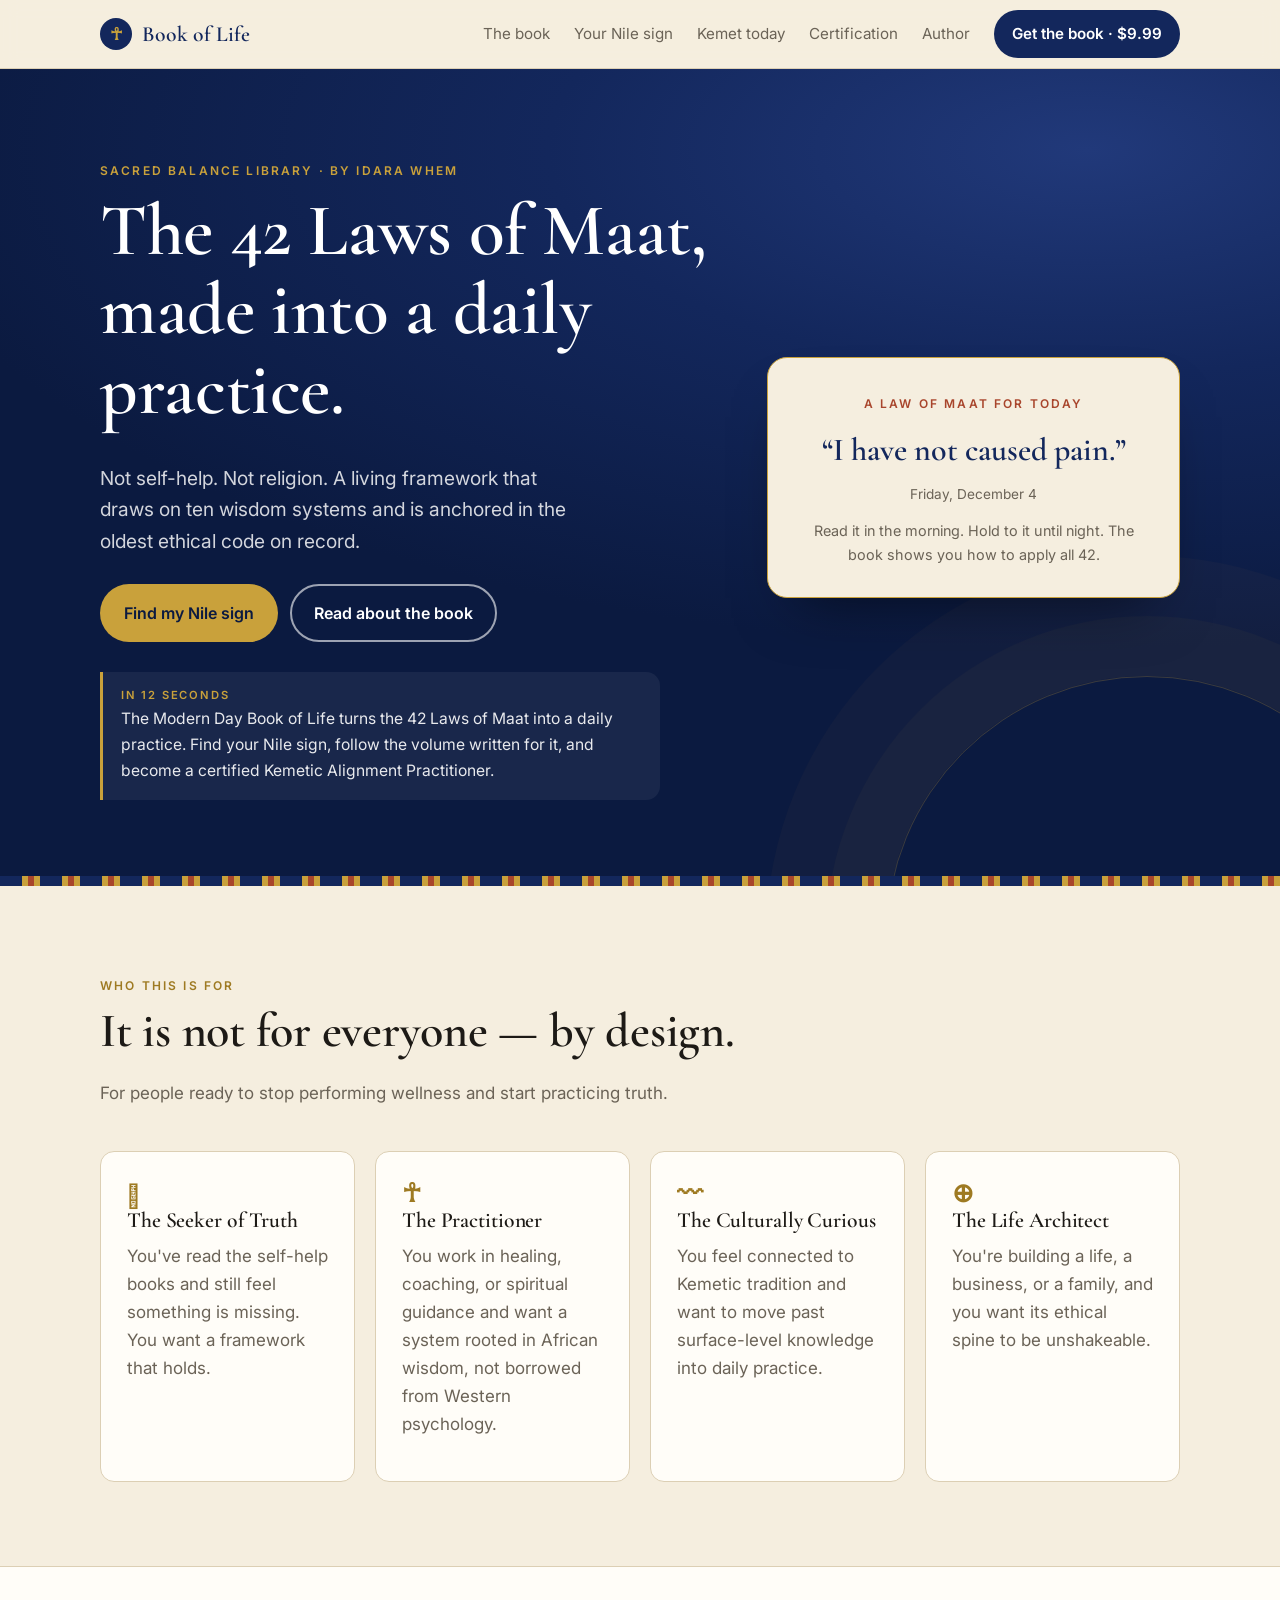
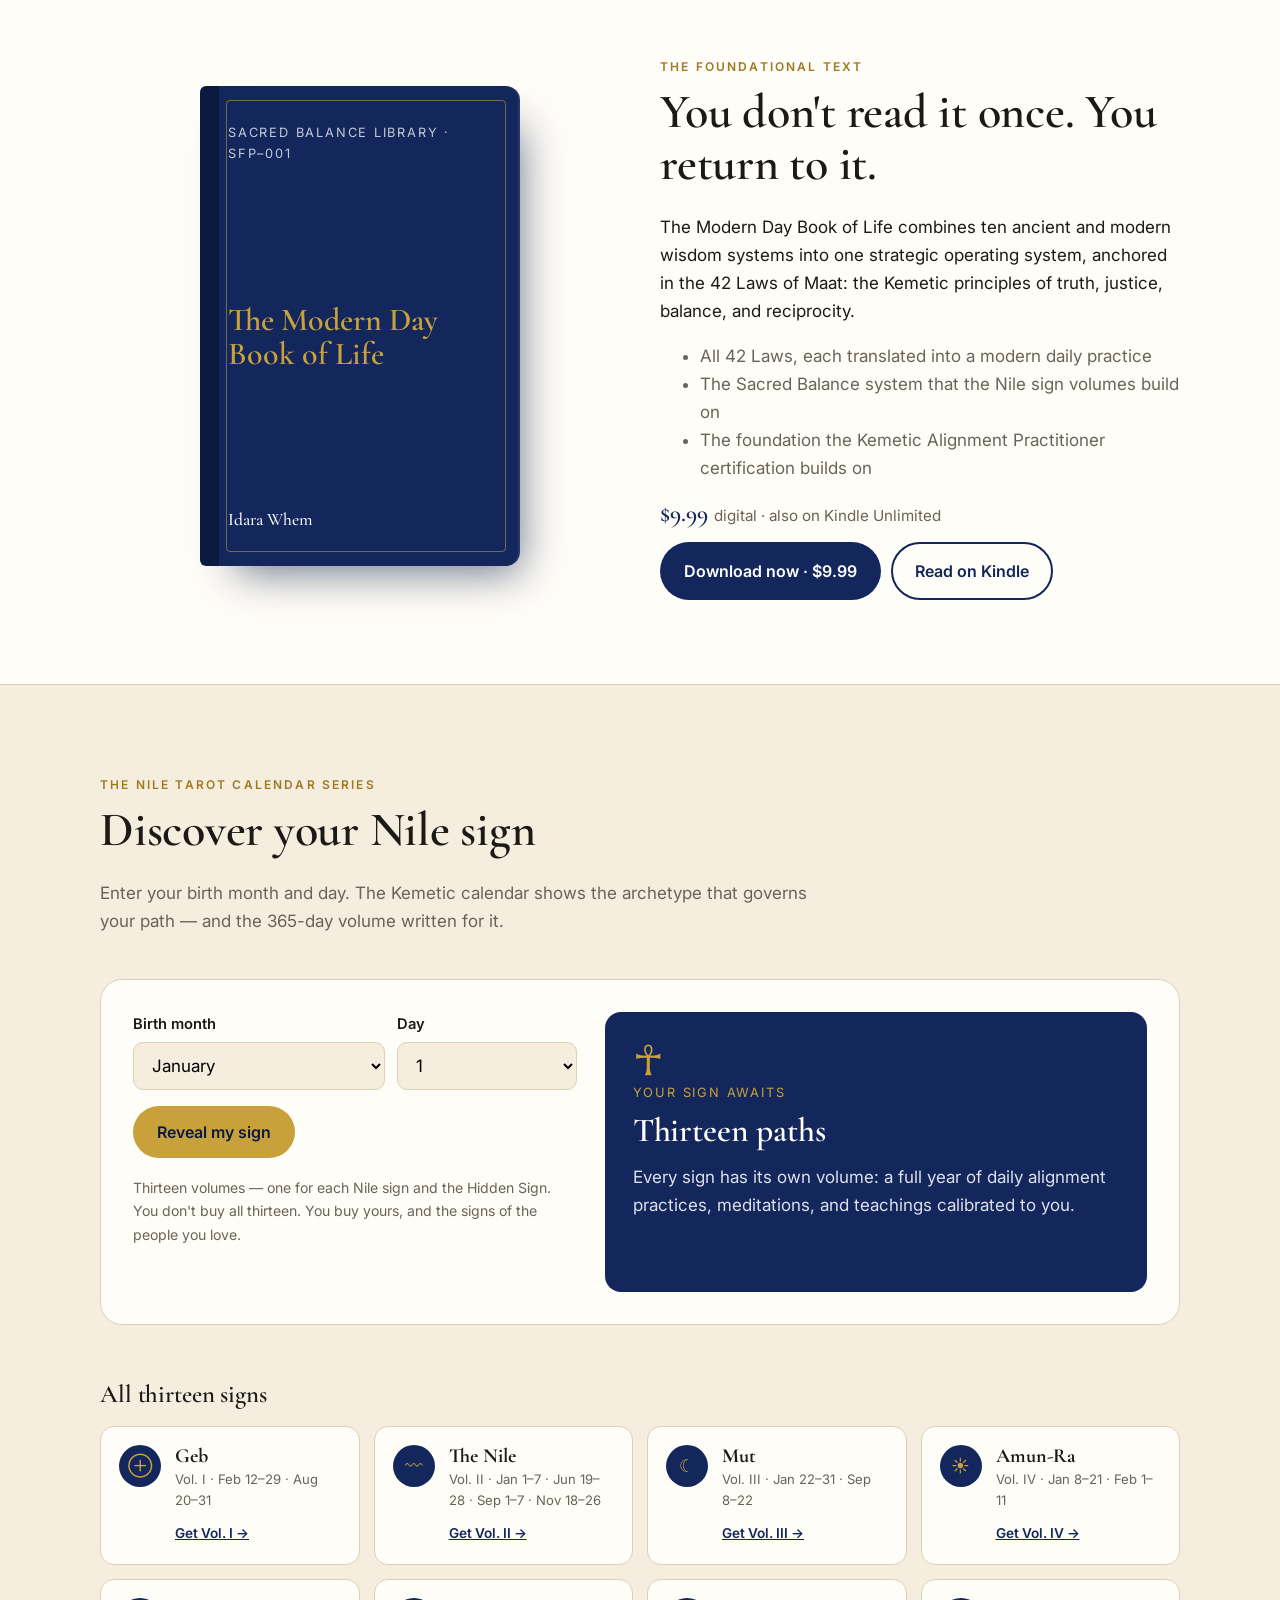
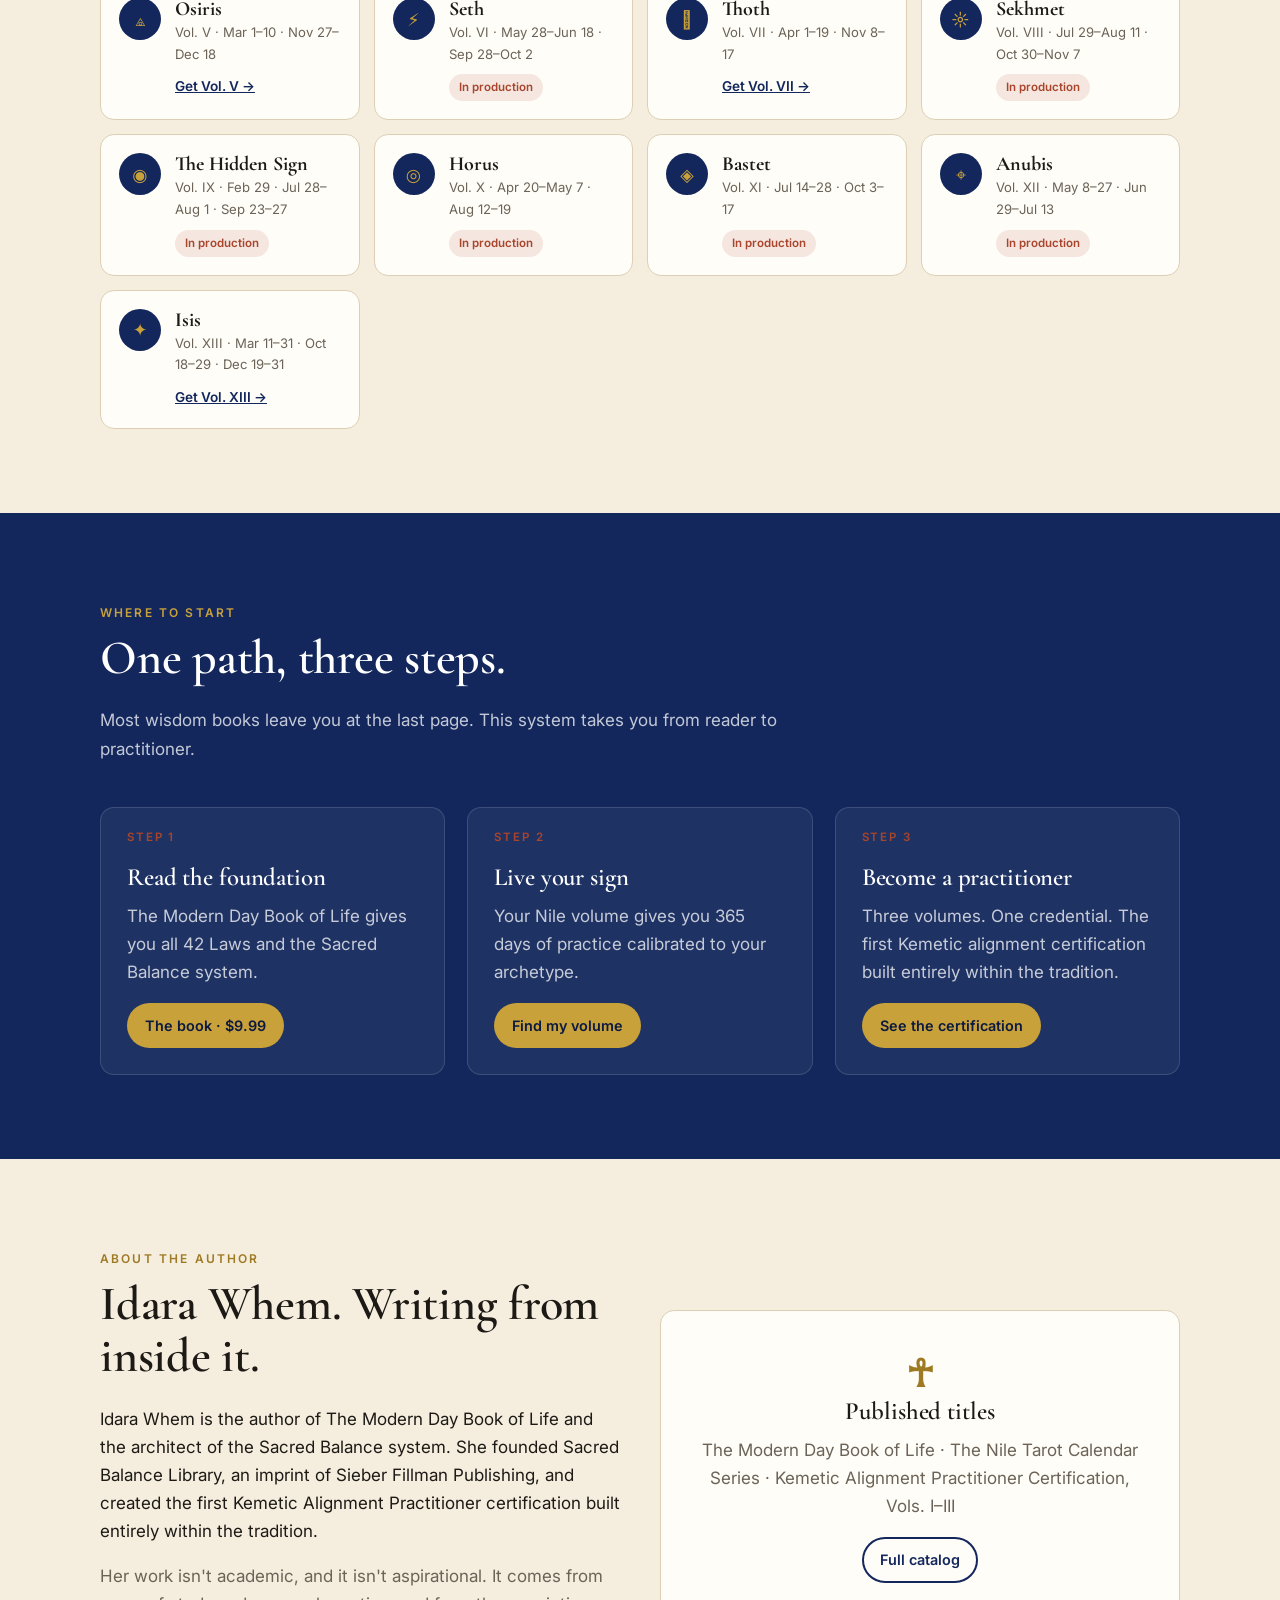
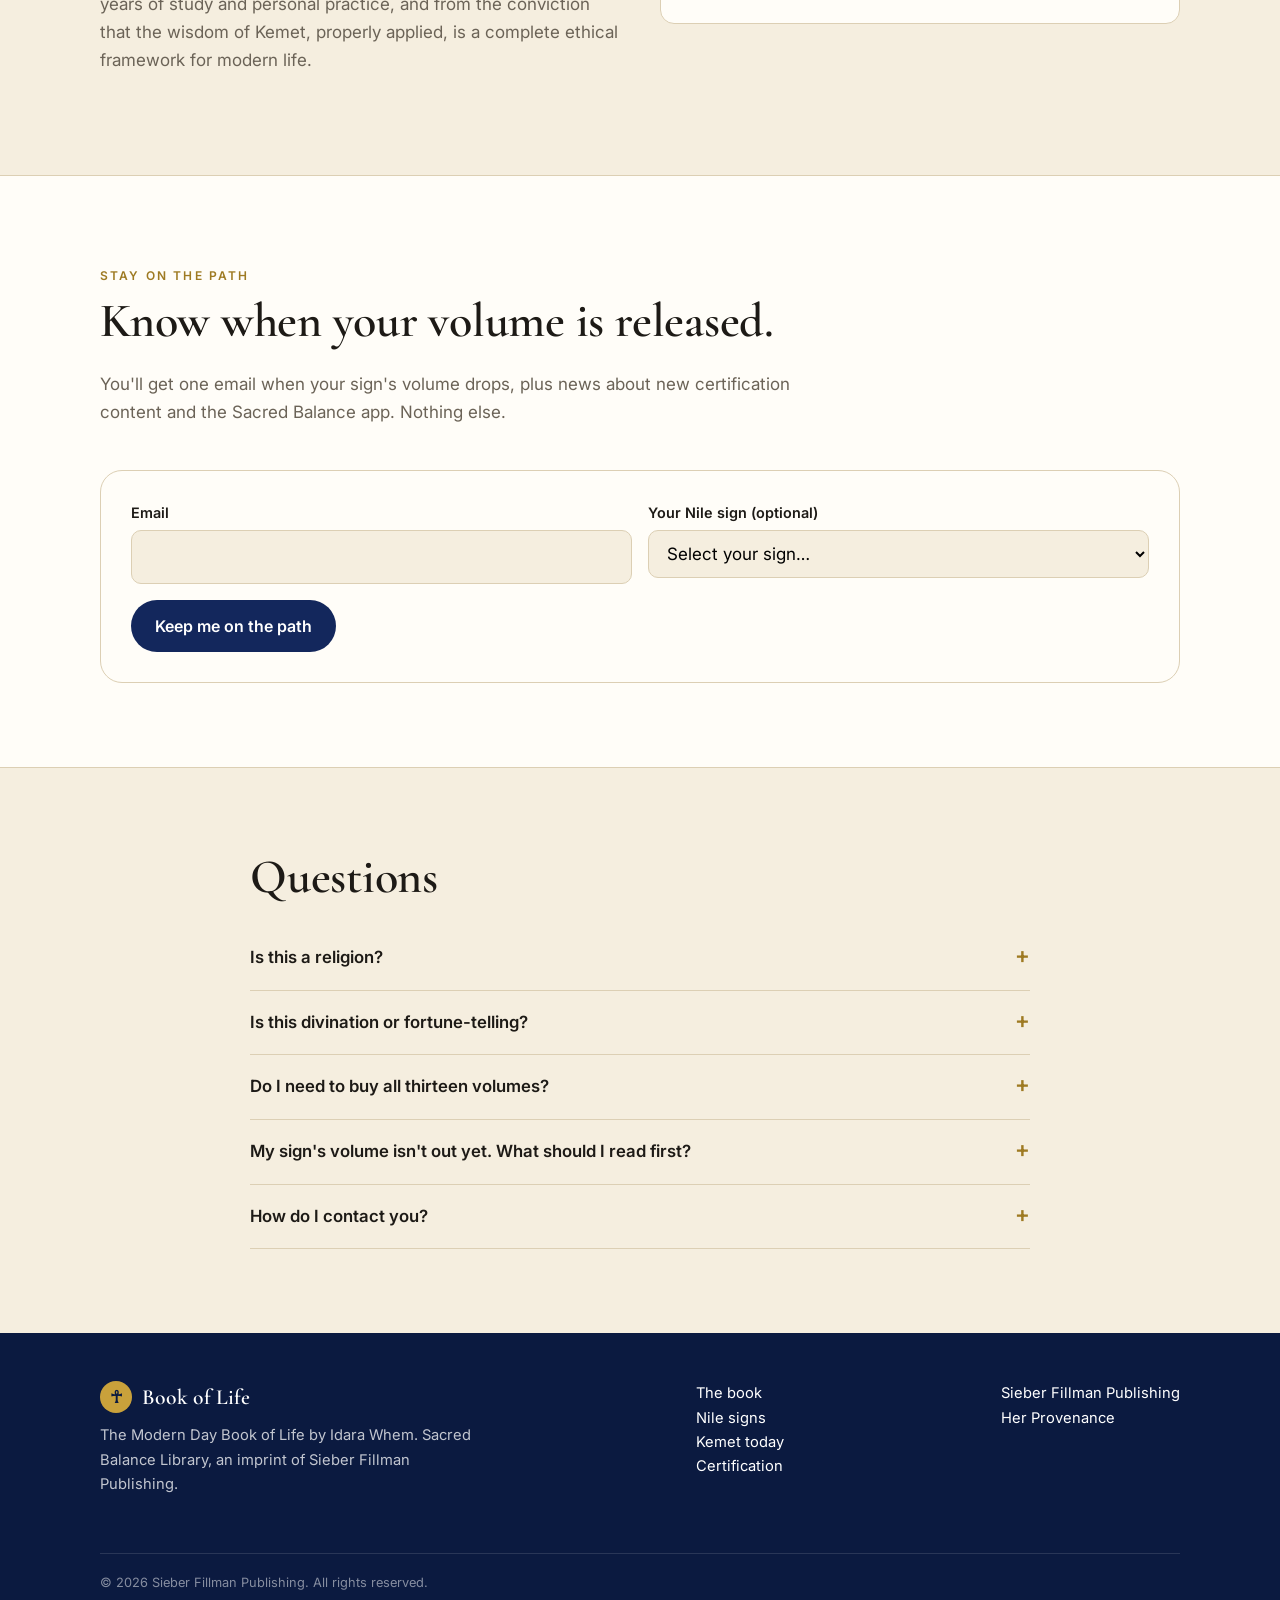
<file: index.html>
<!doctype html>
<html lang="en">
<head>
<meta charset="utf-8">
<meta name="viewport" content="width=device-width,initial-scale=1">
<title>The Modern Day Book of Life — The 42 Laws of Maat as a Daily Practice | Idara Whem</title>
<meta name="description" content="The Modern Day Book of Life by Idara Whem turns the 42 Laws of Maat into a daily practice. Find your Nile sign, read the volume written for it, and train as a Kemetic Alignment Practitioner.">
<link rel="canonical" href="https://www.tmbol.org/">
<meta property="og:type" content="book">
<meta property="og:title" content="The Modern Day Book of Life — the 42 Laws of Maat as a daily practice">
<meta property="og:description" content="Find your Nile sign. Read the volume written for it. Live the 42 Laws of Maat.">
<meta property="og:url" content="https://www.tmbol.org/">
<meta property="og:image" content="https://www.tmbol.org/assets/og.png">
<meta name="twitter:card" content="summary_large_image">
<meta name="theme-color" content="#13275C">
<link rel="icon" href="/favicon.ico">
<link rel="icon" type="image/png" sizes="32x32" href="/favicon-32x32.png">
<link rel="apple-touch-icon" href="/apple-touch-icon.png">
<link rel="preconnect" href="https://fonts.googleapis.com">
<link rel="preconnect" href="https://fonts.gstatic.com" crossorigin>
<link href="https://fonts.googleapis.com/css2?family=Cormorant+Garamond:wght@500;600&family=Inter:wght@400;500;600&display=swap" rel="stylesheet">
<link rel="stylesheet" href="/assets/styles.css">
<script type="application/ld+json">
{"@context":"https://schema.org","@type":"Book","name":"The Modern Day Book of Life","alternateName":"The 42 Laws of Maat Applied to Modern Life","author":{"@type":"Person","name":"Idara Whem"},"publisher":{"@type":"Organization","name":"Sieber Fillman Publishing","url":"https://www.sieberfillmanpublishing.com/"},"url":"https://www.tmbol.org/","bookFormat":"https://schema.org/EBook","offers":{"@type":"Offer","price":"9.99","priceCurrency":"USD","url":"https://payhip.com/b/4Yjev","availability":"https://schema.org/InStock"}}
</script>
</head>
<body>
<a class="skip" href="#main">Skip to content</a>

<header class="site">
  <div class="wrap">
    <a class="logo" href="/" aria-label="The Modern Day Book of Life home"><span class="ankh" aria-hidden="true">☥</span>Book of Life</a>
    <button class="menu-btn" aria-expanded="false" aria-controls="nav">Menu</button>
    <nav class="main" id="nav">
      <a href="#book">The book</a>
      <a href="#sign">Your Nile sign</a>
      <a href="/kemet/">Kemet today</a>
      <a href="/certification/">Certification</a>
      <a href="#author">Author</a>
      <a class="btn btn-lapis btn-sm" href="https://payhip.com/b/4Yjev" target="_blank" rel="noopener">Get the book · $9.99</a>
    </nav>
  </div>
</header>

<main id="main">

<section class="hero">
  <div class="wrap grid">
    <div>
      <span class="eyebrow">Sacred Balance Library · By Idara Whem</span>
      <h1>The 42 Laws of Maat, made into a daily practice.</h1>
      <p class="lead">Not self-help. Not religion. A living framework that draws on ten wisdom systems and is anchored in the oldest ethical code on record.</p>
      <div class="ctas">
        <a class="btn btn-gold" href="#sign">Find my Nile sign</a>
        <a class="btn btn-ghost-light" href="#book">Read about the book</a>
      </div>
      <div class="pitch">
        <b>In 12 seconds</b>
        The Modern Day Book of Life turns the 42 Laws of Maat into a daily practice. Find your Nile sign, follow the volume written for it, and become a certified Kemetic Alignment Practitioner.
      </div>
    </div>
    <aside class="law-card" aria-label="Law of Maat for today">
      <span class="eyebrow">A Law of Maat for today</span>
      <div class="law" id="law-today">“I have not uttered lies.”</div>
      <div class="meta" id="law-date">Today</div>
      <p class="muted" style="font-size:.9rem;margin:14px 0 0">Read it in the morning. Hold to it until night. The book shows you how to apply all 42.</p>
    </aside>
  </div>
</section>
<div class="band-border" aria-hidden="true"></div>

<!-- WHO -->
<section>
  <div class="wrap">
    <div class="section-head">
      <span class="eyebrow">Who this is for</span>
      <h2>It is not for everyone — by design.</h2>
      <p class="muted">For people ready to stop performing wellness and start practicing truth.</p>
    </div>
    <div class="grid-4">
      <div class="card persona"><div class="glyph">𓂀</div><h3>The Seeker of Truth</h3><p class="muted">You've read the self-help books and still feel something is missing. You want a framework that holds.</p></div>
      <div class="card persona"><div class="glyph">☥</div><h3>The Practitioner</h3><p class="muted">You work in healing, coaching, or spiritual guidance and want a system rooted in African wisdom, not borrowed from Western psychology.</p></div>
      <div class="card persona"><div class="glyph">〰</div><h3>The Culturally Curious</h3><p class="muted">You feel connected to Kemetic tradition and want to move past surface-level knowledge into daily practice.</p></div>
      <div class="card persona"><div class="glyph">⊕</div><h3>The Life Architect</h3><p class="muted">You're building a life, a business, or a family, and you want its ethical spine to be unshakeable.</p></div>
    </div>
  </div>
</section>

<!-- BOOK -->
<section class="alt" id="book">
  <div class="wrap grid-2">
    <div class="book" role="img" aria-label="The Modern Day Book of Life cover">
      <div class="s">Sacred Balance Library · SFP–001</div>
      <div class="t">The Modern Day Book of Life</div>
      <div class="a">Idara Whem</div>
    </div>
    <div>
      <span class="eyebrow">The foundational text</span>
      <h2>You don't read it once. You return to it.</h2>
      <p>The Modern Day Book of Life combines ten ancient and modern wisdom systems into one strategic operating system, anchored in the 42 Laws of Maat: the Kemetic principles of truth, justice, balance, and reciprocity.</p>
      <ul class="muted">
        <li>All 42 Laws, each translated into a modern daily practice</li>
        <li>The Sacred Balance system that the Nile sign volumes build on</li>
        <li>The foundation the Kemetic Alignment Practitioner certification builds on</li>
      </ul>
      <div class="price">$9.99 <span class="muted" style="font:400 .95rem var(--sans)">digital · also on Kindle Unlimited</span></div>
      <div class="links">
        <a class="btn btn-lapis" href="https://payhip.com/b/4Yjev" target="_blank" rel="noopener">Download now · $9.99</a>
        <a class="btn btn-ghost" href="https://a.co/d/0cekgbLA" target="_blank" rel="noopener">Read on Kindle</a>
      </div>
    </div>
  </div>
</section>

<!-- SIGN FINDER -->
<section id="sign">
  <div class="wrap">
    <div class="section-head">
      <span class="eyebrow">The Nile Tarot Calendar Series</span>
      <h2>Discover your Nile sign</h2>
      <p class="muted">Enter your birth month and day. The Kemetic calendar shows the archetype that governs your path — and the 365-day volume written for it.</p>
    </div>
    <div class="finder">
      <form id="finder">
        <div class="row">
          <div><label for="f-month">Birth month</label><select id="f-month"></select></div>
          <div><label for="f-day">Day</label><select id="f-day"></select></div>
        </div>
        <button class="btn btn-gold" type="submit">Reveal my sign</button>
        <p class="muted" style="font-size:.88rem;margin-top:18px">Thirteen volumes — one for each Nile sign and the Hidden Sign. You don't buy all thirteen. You buy yours, and the signs of the people you love.</p>
      </form>
      <div class="reveal" id="reveal" tabindex="-1" aria-live="polite">
        <div class="sym" aria-hidden="true">☥</div>
        <div class="vol">Your sign awaits</div>
        <h3>Thirteen paths</h3>
        <p>Every sign has its own volume: a full year of daily alignment practices, meditations, and teachings calibrated to you.</p>
      </div>
    </div>

    <h3 style="margin:56px 0 18px">All thirteen signs</h3>
    <div class="signs" id="signs-grid"></div>
  </div>
</section>

<!-- PATH -->
<section class="lapis">
  <div class="wrap">
    <div class="section-head">
      <span class="eyebrow">Where to start</span>
      <h2>One path, three steps.</h2>
      <p class="muted">Most wisdom books leave you at the last page. This system takes you from reader to practitioner.</p>
    </div>
    <div class="path">
      <div class="card"><h3>Read the foundation</h3><p class="muted">The Modern Day Book of Life gives you all 42 Laws and the Sacred Balance system.</p><a class="btn btn-gold btn-sm" href="#book">The book · $9.99</a></div>
      <div class="card"><h3>Live your sign</h3><p class="muted">Your Nile volume gives you 365 days of practice calibrated to your archetype.</p><a class="btn btn-gold btn-sm" href="#sign">Find my volume</a></div>
      <div class="card"><h3>Become a practitioner</h3><p class="muted">Three volumes. One credential. The first Kemetic alignment certification built entirely within the tradition.</p><a class="btn btn-gold btn-sm" href="/certification/">See the certification</a></div>
    </div>
  </div>
</section>

<!-- AUTHOR -->
<section id="author">
  <div class="wrap grid-2">
    <div>
      <span class="eyebrow">About the author</span>
      <h2>Idara Whem. Writing from inside it.</h2>
      <p>Idara Whem is the author of The Modern Day Book of Life and the architect of the Sacred Balance system. She founded Sacred Balance Library, an imprint of Sieber Fillman Publishing, and created the first Kemetic Alignment Practitioner certification built entirely within the tradition.</p>
      <p class="muted">Her work isn't academic, and it isn't aspirational. It comes from years of study and personal practice, and from the conviction that the wisdom of Kemet, properly applied, is a complete ethical framework for modern life.</p>
    </div>
    <div class="card" style="text-align:center;padding:40px">
      <div class="glyph" style="font-size:2.4rem">☥</div>
      <h3>Published titles</h3>
      <p class="muted">The Modern Day Book of Life · The Nile Tarot Calendar Series · Kemetic Alignment Practitioner Certification, Vols. I–III</p>
      <a class="btn btn-ghost btn-sm" href="https://www.sieberfillmanpublishing.com/">Full catalog</a>
    </div>
  </div>
</section>

<!-- UPDATES -->
<section class="alt" id="path-updates">
  <div class="wrap">
    <div class="section-head">
      <span class="eyebrow">Stay on the path</span>
      <h2>Know when your volume is released.</h2>
      <p class="muted">You'll get one email when your sign's volume drops, plus news about new certification content and the Sacred Balance app. Nothing else.</p>
    </div>
    <form class="form" action="https://formspree.io/f/xrednwrd" method="POST">
      <input type="hidden" name="_subject" value="TMBOL — new path subscriber">
      <div><label for="n-email">Email</label><input id="n-email" type="email" name="email" required autocomplete="email"></div>
      <div><label for="news-sign">Your Nile sign (optional)</label><select id="news-sign" name="nile_sign"><option value="">Select your sign…</option></select></div>
      <div class="full"><button class="btn btn-lapis" type="submit">Keep me on the path</button></div>
    </form>
  </div>
</section>

<!-- FAQ -->
<section>
  <div class="wrap" style="max-width:820px">
    <h2>Questions</h2>
    <details><summary>Is this a religion?</summary><p>No. It's a daily practice and an ethical framework. You don't need any particular faith to use it.</p></details>
    <details><summary>Is this divination or fortune-telling?</summary><p>No. The Sacred Balance system includes no divination, prophecy, or prediction. Nile signs describe an archetype and a practice, not a fate.</p></details>
    <details><summary>Do I need to buy all thirteen volumes?</summary><p>No. Start with your own sign. Many readers add the volumes of a partner, child, or friend.</p></details>
    <details><summary>My sign's volume isn't out yet. What should I read first?</summary><p>Start with The Modern Day Book of Life. Every Nile volume builds on it. Join the list above and you'll get an email the day your volume is released.</p></details>
    <details><summary>How do I contact you?</summary><p>Use the form above and mention your question, or write to info@tmbol.org. For certification questions, see the <a href="/certification/">certification page</a>.</p></details>
  </div>
</section>

</main>

<footer class="site">
  <div class="wrap">
    <div>
      <a class="logo" href="/" style="color:#fff"><span class="ankh" style="background:var(--gold);color:var(--lapis-d)">☥</span>Book of Life</a>
      <p style="margin-top:10px;max-width:42ch">The Modern Day Book of Life by Idara Whem. Sacred Balance Library, an imprint of Sieber Fillman Publishing.</p>
    </div>
    <div><p><a href="#book">The book</a><br><a href="#sign">Nile signs</a><br><a href="/kemet/">Kemet today</a><br><a href="/certification/">Certification</a></p></div>
    <div><p><a href="https://www.sieberfillmanpublishing.com/">Sieber Fillman Publishing</a><br><a href="https://www.herprovenance.com/">Her Provenance</a></p></div>
    <div class="fine">© <span class="yr">2026</span> Sieber Fillman Publishing. All rights reserved.</div>
  </div>
</footer>

<script src="/assets/signs.js"></script>
<script src="/assets/site.js" defer></script>
</body>
</html>
</file>
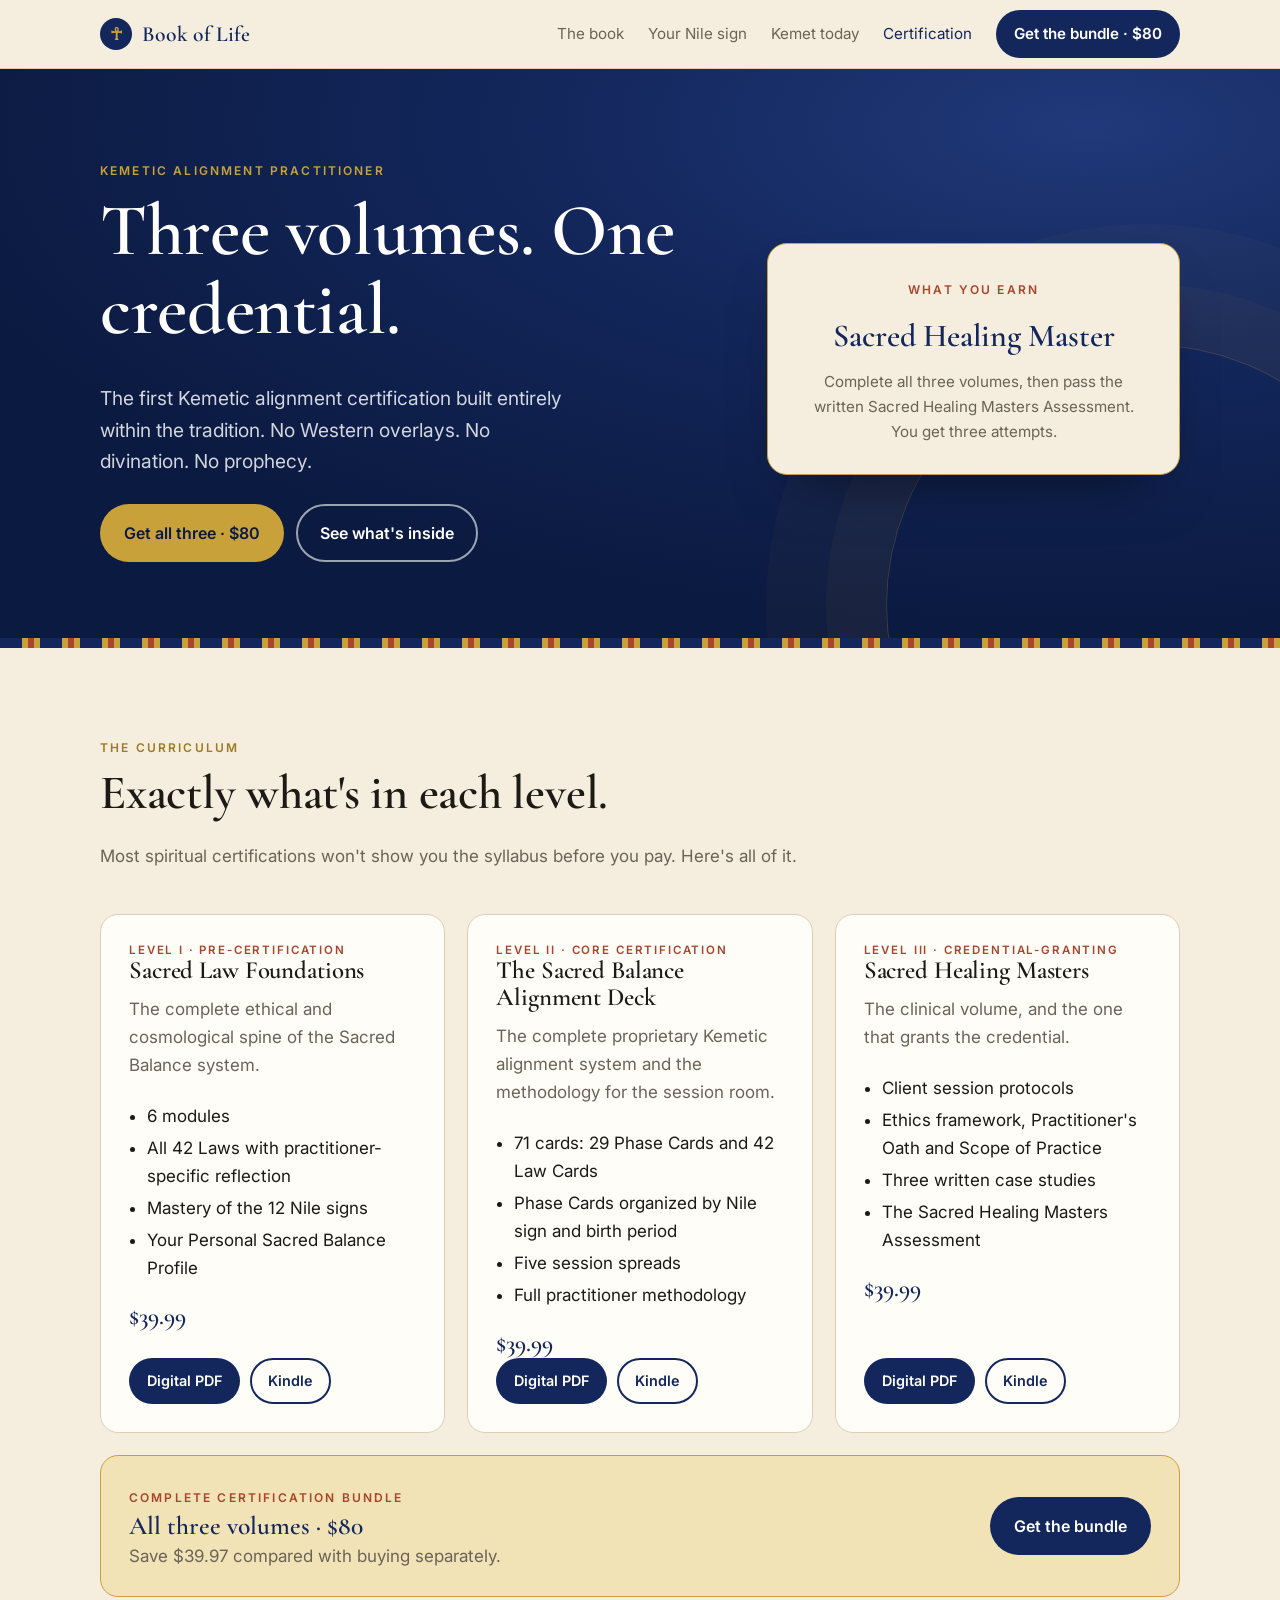
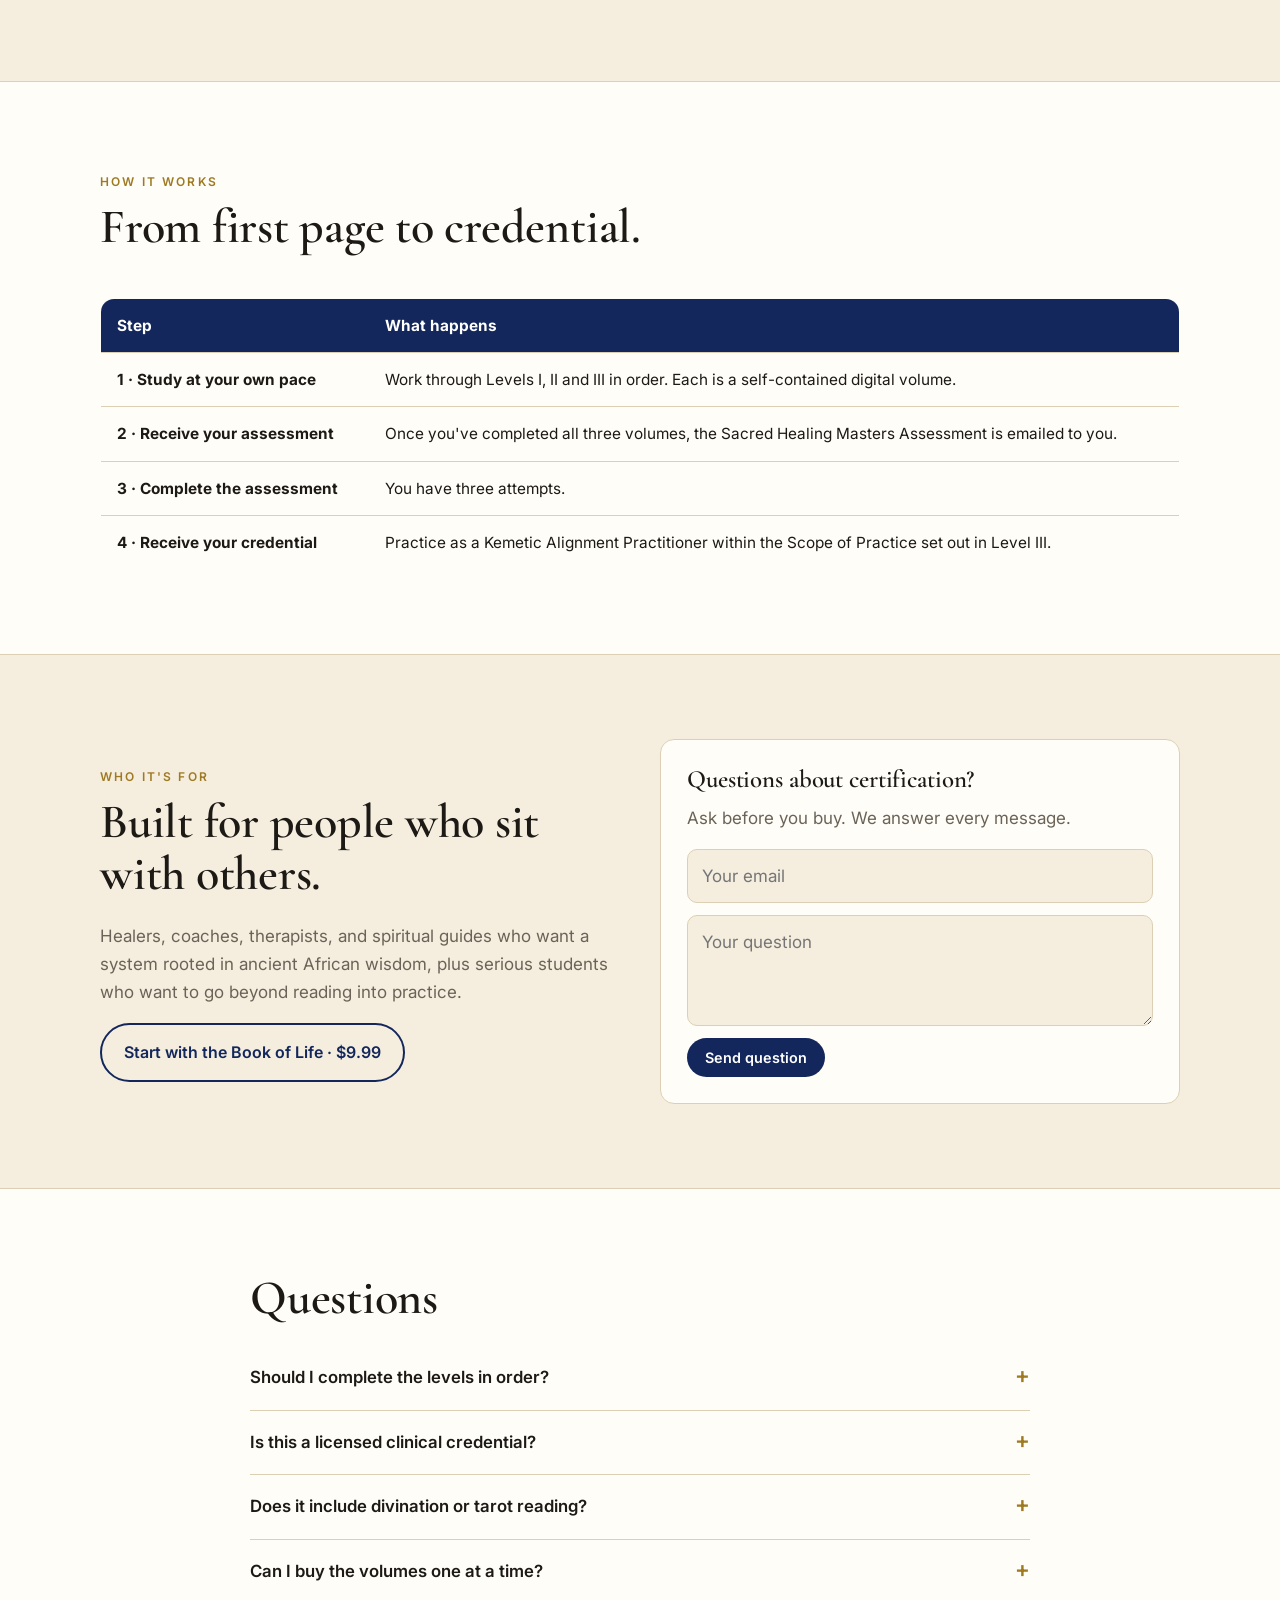
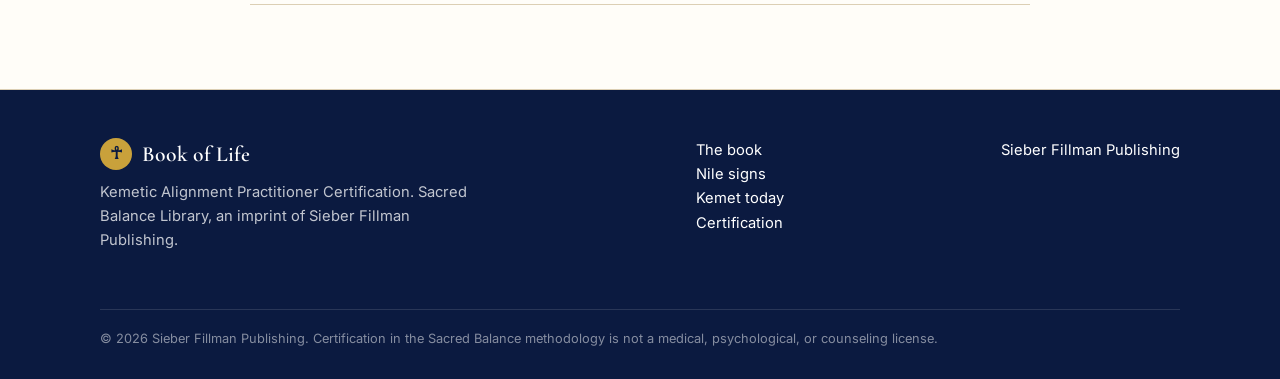
<file: certification/index.html>
<!doctype html>
<html lang="en">
<head>
<meta charset="utf-8">
<meta name="viewport" content="width=device-width,initial-scale=1">
<title>Kemetic Alignment Practitioner Certification — Three Volumes, One Credential | Book of Life</title>
<meta name="description" content="The first Kemetic alignment certification built entirely within the tradition. Three self-paced volumes, a written assessment, and the Sacred Healing Master credential. $39.99 per volume or $80 for the complete bundle.">
<link rel="canonical" href="https://www.tmbol.org/certification/">
<meta property="og:type" content="website">
<meta property="og:title" content="Kemetic Alignment Practitioner Certification">
<meta property="og:description" content="Three volumes. One credential. No Western overlays, no divination, no prophecy.">
<meta property="og:url" content="https://www.tmbol.org/certification/">
<meta property="og:image" content="https://www.tmbol.org/assets/og.png">
<meta name="theme-color" content="#13275C">
<link rel="icon" href="/favicon.ico">
<link rel="apple-touch-icon" href="/apple-touch-icon.png">
<link rel="preconnect" href="https://fonts.googleapis.com">
<link rel="preconnect" href="https://fonts.gstatic.com" crossorigin>
<link href="https://fonts.googleapis.com/css2?family=Cormorant+Garamond:wght@500;600&family=Inter:wght@400;500;600&display=swap" rel="stylesheet">
<link rel="stylesheet" href="/assets/styles.css">
<script type="application/ld+json">
{"@context":"https://schema.org","@type":"EducationalOccupationalProgram","name":"Kemetic Alignment Practitioner Certification","provider":{"@type":"Organization","name":"Sacred Balance Library — Sieber Fillman Publishing","url":"https://www.tmbol.org/"},"educationalCredentialAwarded":"Sacred Healing Master","numberOfCredits":3,"offers":{"@type":"Offer","price":"80.00","priceCurrency":"USD","url":"https://payhip.com/b/dR4gW"},"url":"https://www.tmbol.org/certification/"}
</script>
</head>
<body>
<a class="skip" href="#main">Skip to content</a>

<header class="site">
  <div class="wrap">
    <a class="logo" href="/" aria-label="The Modern Day Book of Life home"><span class="ankh" aria-hidden="true">☥</span>Book of Life</a>
    <button class="menu-btn" aria-expanded="false" aria-controls="nav">Menu</button>
    <nav class="main" id="nav">
      <a href="/#book">The book</a>
      <a href="/#sign">Your Nile sign</a>
      <a href="/kemet/">Kemet today</a>
      <a href="/certification/" aria-current="page">Certification</a>
      <a class="btn btn-lapis btn-sm" href="https://payhip.com/b/dR4gW" target="_blank" rel="noopener">Get the bundle · $80</a>
    </nav>
  </div>
</header>

<main id="main">

<section class="hero">
  <div class="wrap grid">
    <div>
      <span class="eyebrow">Kemetic Alignment Practitioner</span>
      <h1>Three volumes. One credential.</h1>
      <p class="lead">The first Kemetic alignment certification built entirely within the tradition. No Western overlays. No divination. No prophecy.</p>
      <div class="ctas">
        <a class="btn btn-gold" href="https://payhip.com/b/dR4gW" target="_blank" rel="noopener">Get all three · $80</a>
        <a class="btn btn-ghost-light" href="#levels">See what's inside</a>
      </div>
    </div>
    <aside class="law-card">
      <span class="eyebrow">What you earn</span>
      <div class="law">Sacred Healing Master</div>
      <p class="muted" style="font-size:.95rem;margin:0">Complete all three volumes, then pass the written Sacred Healing Masters Assessment. You get three attempts.</p>
    </aside>
  </div>
</section>
<div class="band-border" aria-hidden="true"></div>

<section id="levels">
  <div class="wrap">
    <div class="section-head">
      <span class="eyebrow">The curriculum</span>
      <h2>Exactly what's in each level.</h2>
      <p class="muted">Most spiritual certifications won't show you the syllabus before you pay. Here's all of it.</p>
    </div>
    <div class="grid-3">
      <div class="level">
        <span class="lv">Level I · Pre-certification</span>
        <h3>Sacred Law Foundations</h3>
        <p class="muted">The complete ethical and cosmological spine of the Sacred Balance system.</p>
        <ul>
          <li>6 modules</li>
          <li>All 42 Laws with practitioner-specific reflection</li>
          <li>Mastery of the 12 Nile signs</li>
          <li>Your Personal Sacred Balance Profile</li>
        </ul>
        <div class="price">$39.99</div>
        <div class="links"><a class="btn btn-lapis btn-sm" href="https://payhip.com/b/9Z0Kb" target="_blank" rel="noopener">Digital PDF</a><a class="btn btn-ghost btn-sm" href="https://www.amazon.com/s?k=Sacred+Law+Foundations+Kemetic+Tarot+Certification+Idara+Whem" target="_blank" rel="noopener">Kindle</a></div>
      </div>
      <div class="level">
        <span class="lv">Level II · Core certification</span>
        <h3>The Sacred Balance Alignment Deck</h3>
        <p class="muted">The complete proprietary Kemetic alignment system and the methodology for the session room.</p>
        <ul>
          <li>71 cards: 29 Phase Cards and 42 Law Cards</li>
          <li>Phase Cards organized by Nile sign and birth period</li>
          <li>Five session spreads</li>
          <li>Full practitioner methodology</li>
        </ul>
        <div class="price">$39.99</div>
        <div class="links"><a class="btn btn-lapis btn-sm" href="https://payhip.com/b/q7mkZ" target="_blank" rel="noopener">Digital PDF</a><a class="btn btn-ghost btn-sm" href="https://a.co/d/08g6b4kO" target="_blank" rel="noopener">Kindle</a></div>
      </div>
      <div class="level">
        <span class="lv">Level III · Credential-granting</span>
        <h3>Sacred Healing Masters</h3>
        <p class="muted">The clinical volume, and the one that grants the credential.</p>
        <ul>
          <li>Client session protocols</li>
          <li>Ethics framework, Practitioner's Oath and Scope of Practice</li>
          <li>Three written case studies</li>
          <li>The Sacred Healing Masters Assessment</li>
        </ul>
        <div class="price">$39.99</div>
        <div class="links"><a class="btn btn-lapis btn-sm" href="https://payhip.com/b/olB1O" target="_blank" rel="noopener">Digital PDF</a><a class="btn btn-ghost btn-sm" href="https://a.co/d/0cmeAPVD" target="_blank" rel="noopener">Kindle</a></div>
      </div>
    </div>
    <div class="bundle">
      <div><span class="eyebrow" style="margin-bottom:6px;color:var(--ochre)">Complete certification bundle</span><br><strong>All three volumes · $80</strong><div class="muted">Save $39.97 compared with buying separately.</div></div>
      <a class="btn btn-lapis" href="https://payhip.com/b/dR4gW" target="_blank" rel="noopener">Get the bundle</a>
    </div>
  </div>
</section>

<section class="alt">
  <div class="wrap">
    <div class="section-head">
      <span class="eyebrow">How it works</span>
      <h2>From first page to credential.</h2>
    </div>
    <table class="table">
      <thead><tr><th>Step</th><th>What happens</th></tr></thead>
      <tbody>
        <tr><td><strong>1 · Study at your own pace</strong></td><td>Work through Levels I, II and III in order. Each is a self-contained digital volume.</td></tr>
        <tr><td><strong>2 · Receive your assessment</strong></td><td>Once you've completed all three volumes, the Sacred Healing Masters Assessment is emailed to you.</td></tr>
        <tr><td><strong>3 · Complete the assessment</strong></td><td>You have three attempts.</td></tr>
        <tr><td><strong>4 · Receive your credential</strong></td><td>Practice as a Kemetic Alignment Practitioner within the Scope of Practice set out in Level III.</td></tr>
      </tbody>
    </table>
  </div>
</section>

<section>
  <div class="wrap grid-2">
    <div>
      <span class="eyebrow">Who it's for</span>
      <h2>Built for people who sit with others.</h2>
      <p class="muted">Healers, coaches, therapists, and spiritual guides who want a system rooted in ancient African wisdom, plus serious students who want to go beyond reading into practice.</p>
      <a class="btn btn-ghost" href="/#book">Start with the Book of Life · $9.99</a>
    </div>
    <div class="card">
      <h3>Questions about certification?</h3>
      <p class="muted">Ask before you buy. We answer every message.</p>
      <form action="https://formspree.io/f/xrednwrd" method="POST" style="display:grid;gap:12px">
        <input type="hidden" name="_subject" value="TMBOL — certification question">
        <input type="email" name="email" placeholder="Your email" required aria-label="Your email">
        <textarea name="question" rows="3" placeholder="Your question" required aria-label="Your question"></textarea>
        <button class="btn btn-lapis btn-sm" type="submit" style="justify-self:start">Send question</button>
      </form>
    </div>
  </div>
</section>

<section class="alt">
  <div class="wrap" style="max-width:820px">
    <h2>Questions</h2>
    <details><summary>Should I complete the levels in order?</summary><p>Yes, that's the recommended path. Each level builds on the one before it, and the assessment covers all three.</p></details>
    <details><summary>Is this a licensed clinical credential?</summary><p>No. It certifies you in the Sacred Balance alignment methodology. It's not a medical, psychological, or counseling license, and Level III sets out the Scope of Practice.</p></details>
    <details><summary>Does it include divination or tarot reading?</summary><p>No. The Alignment Deck is a reflection and session tool tied to the Laws of Maat and the Nile signs. It isn't used for prediction.</p></details>
    <details><summary>Can I buy the volumes one at a time?</summary><p>Yes, at $39.99 each. The bundle saves $39.97.</p></details>
  </div>
</section>

</main>

<footer class="site">
  <div class="wrap">
    <div>
      <a class="logo" href="/" style="color:#fff"><span class="ankh" style="background:var(--gold);color:var(--lapis-d)">☥</span>Book of Life</a>
      <p style="margin-top:10px;max-width:42ch">Kemetic Alignment Practitioner Certification. Sacred Balance Library, an imprint of Sieber Fillman Publishing.</p>
    </div>
    <div><p><a href="/#book">The book</a><br><a href="/#sign">Nile signs</a><br><a href="/kemet/">Kemet today</a><br><a href="/certification/">Certification</a></p></div>
    <div><p><a href="https://www.sieberfillmanpublishing.com/">Sieber Fillman Publishing</a></p></div>
    <div class="fine">© <span class="yr">2026</span> Sieber Fillman Publishing. Certification in the Sacred Balance methodology is not a medical, psychological, or counseling license.</div>
  </div>
</footer>

<script src="/assets/signs.js"></script>
<script src="/assets/site.js" defer></script>
</body>
</html>
</file>
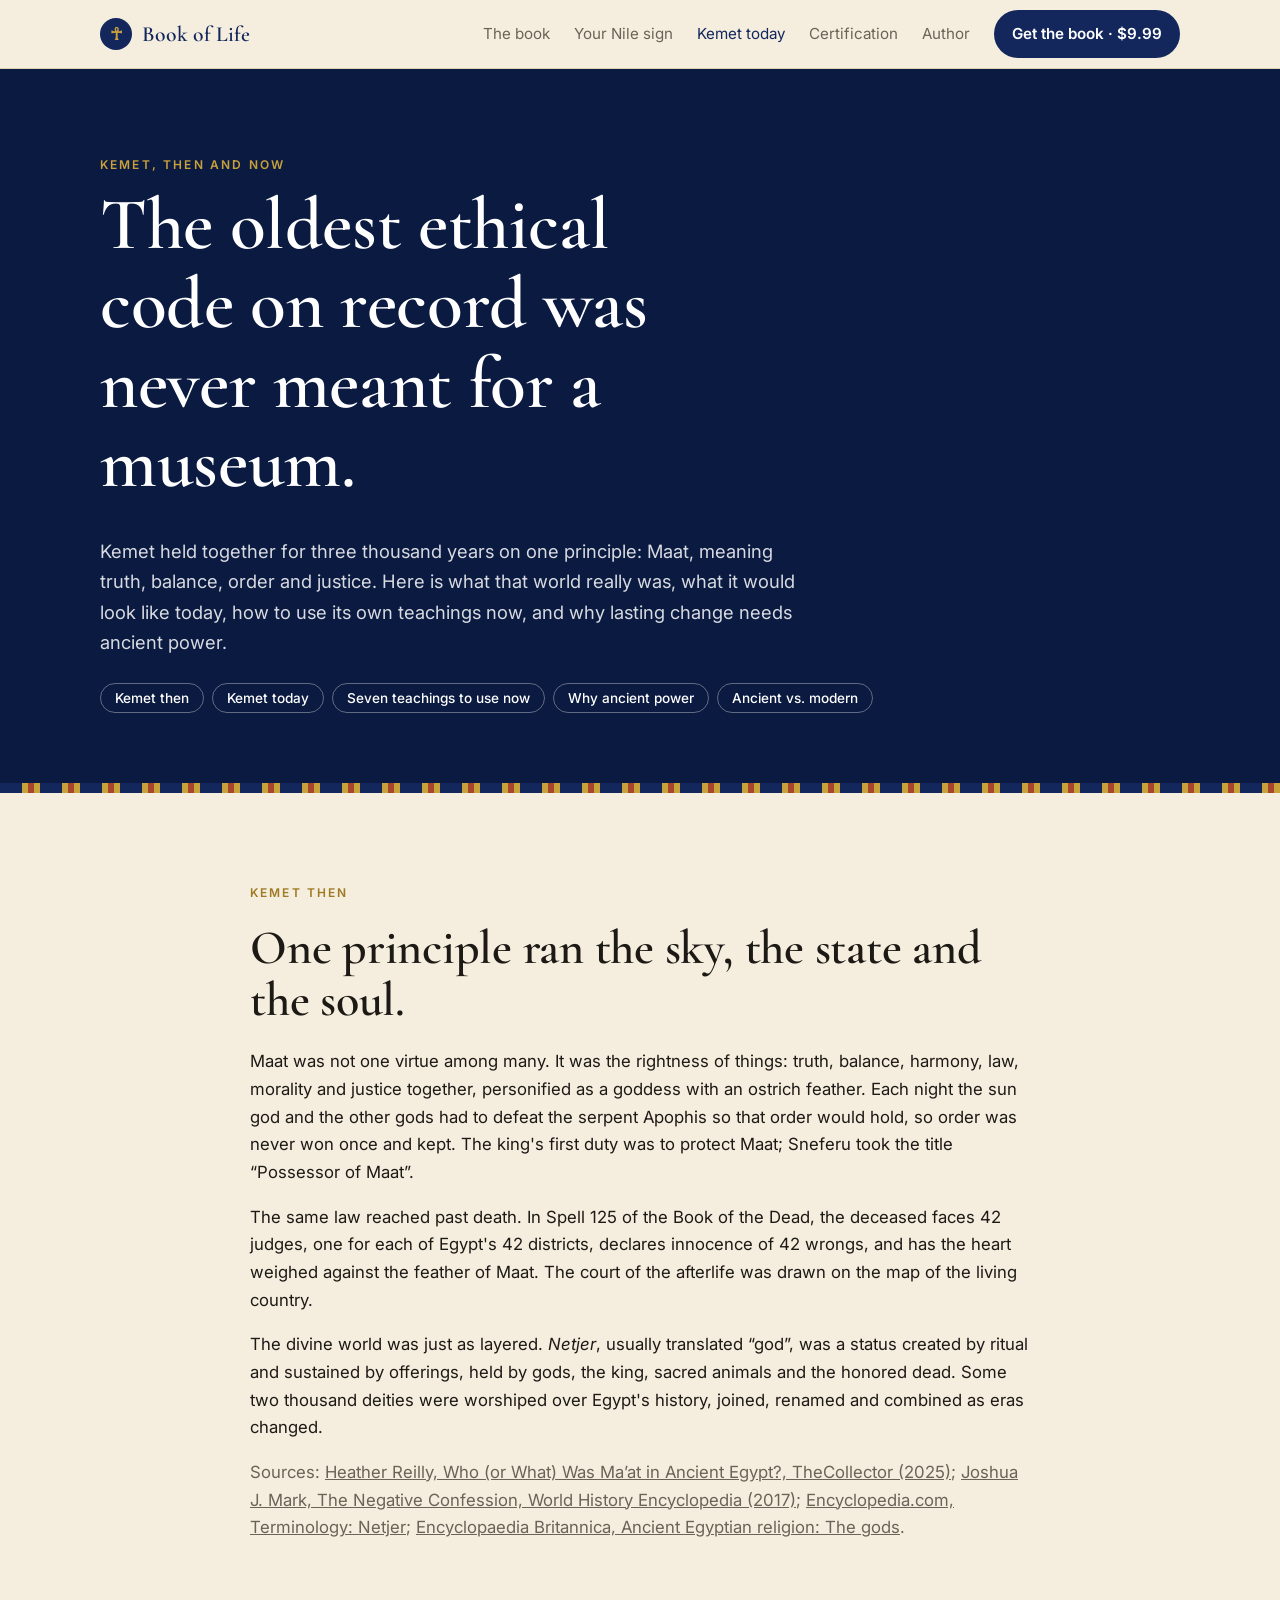
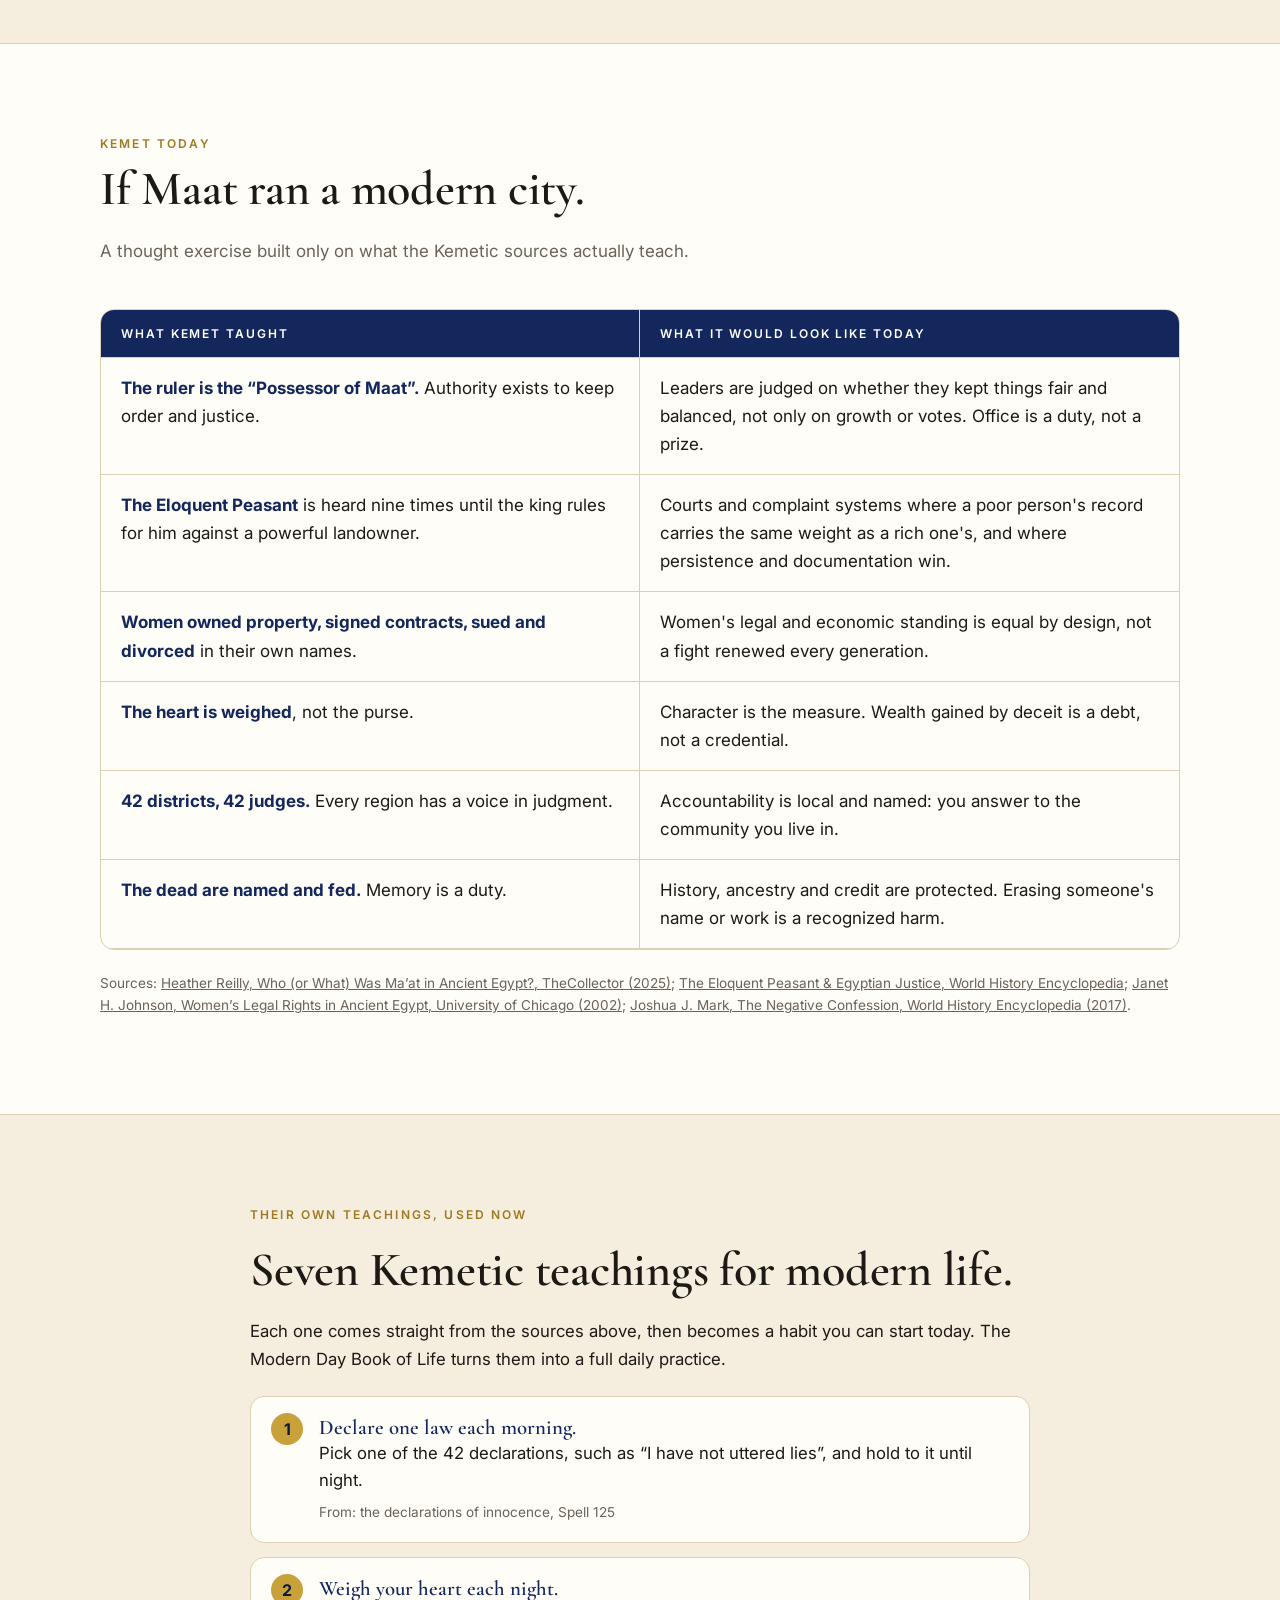
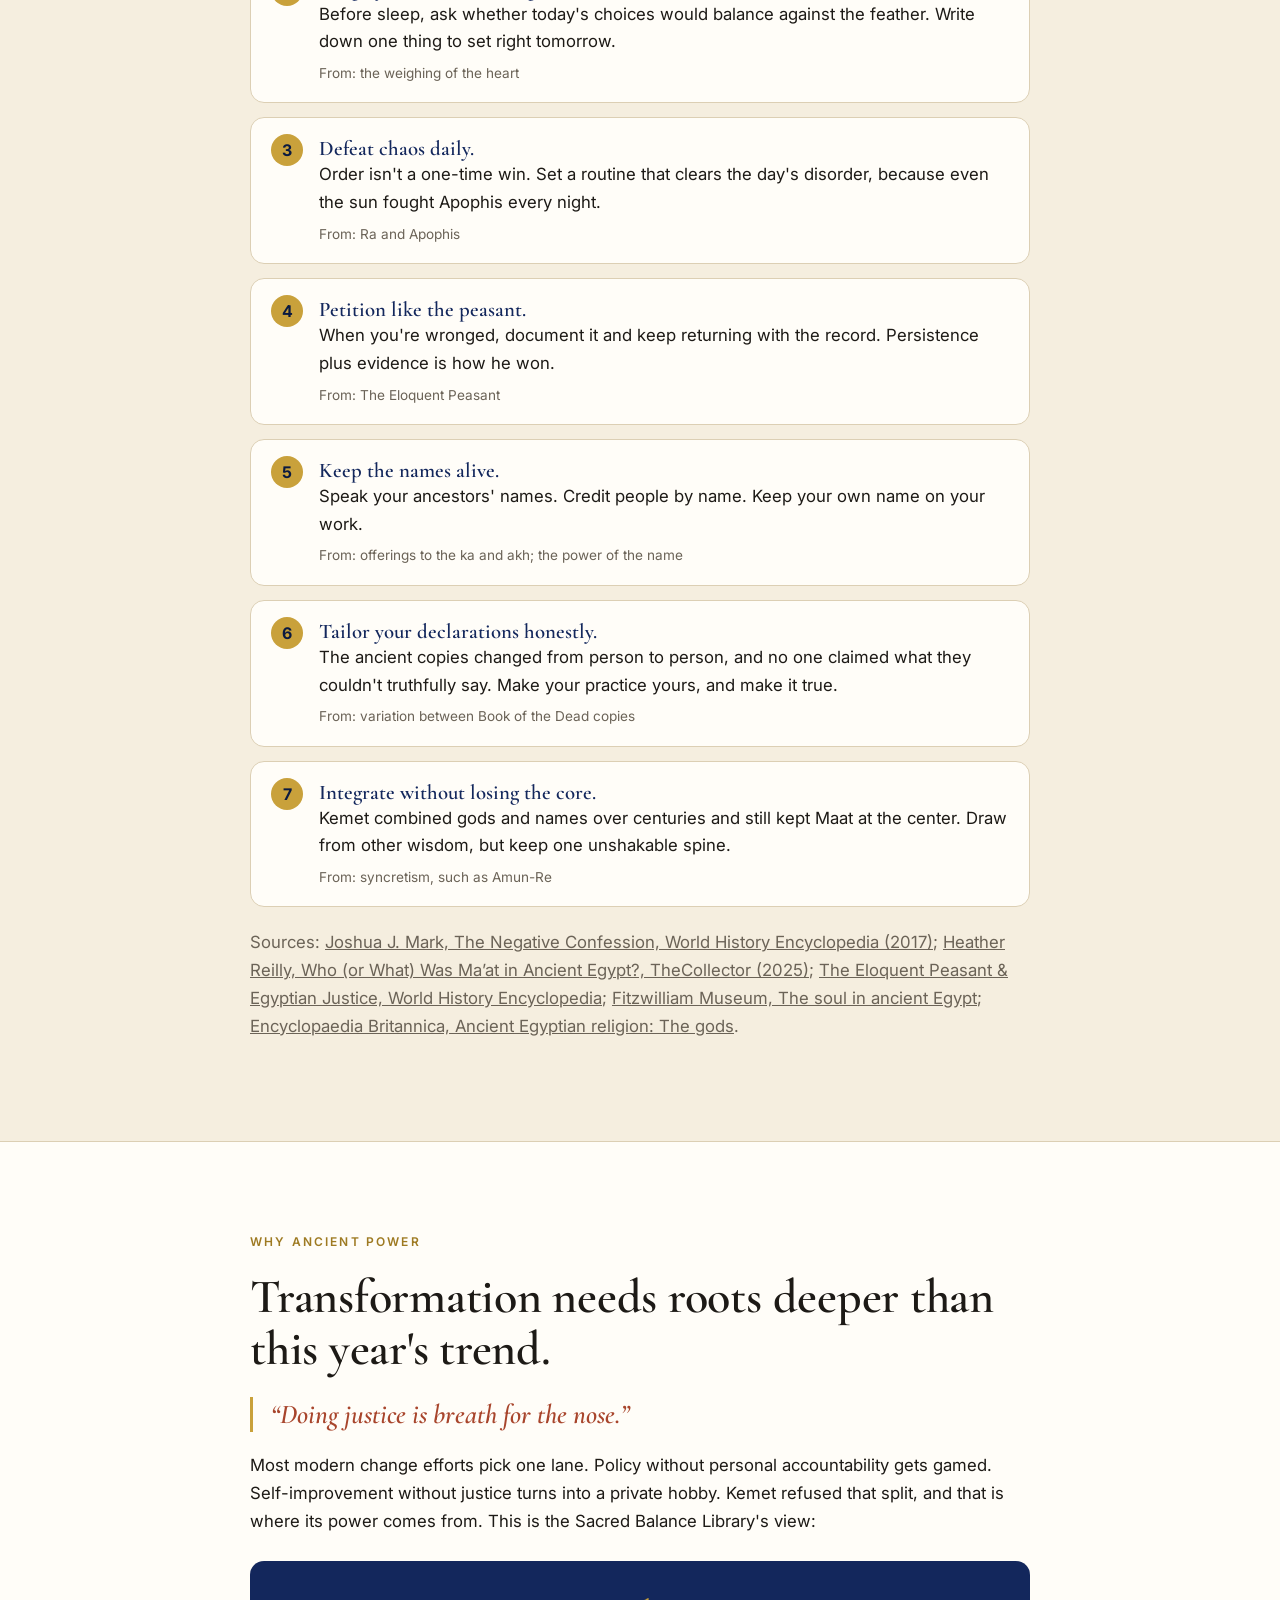
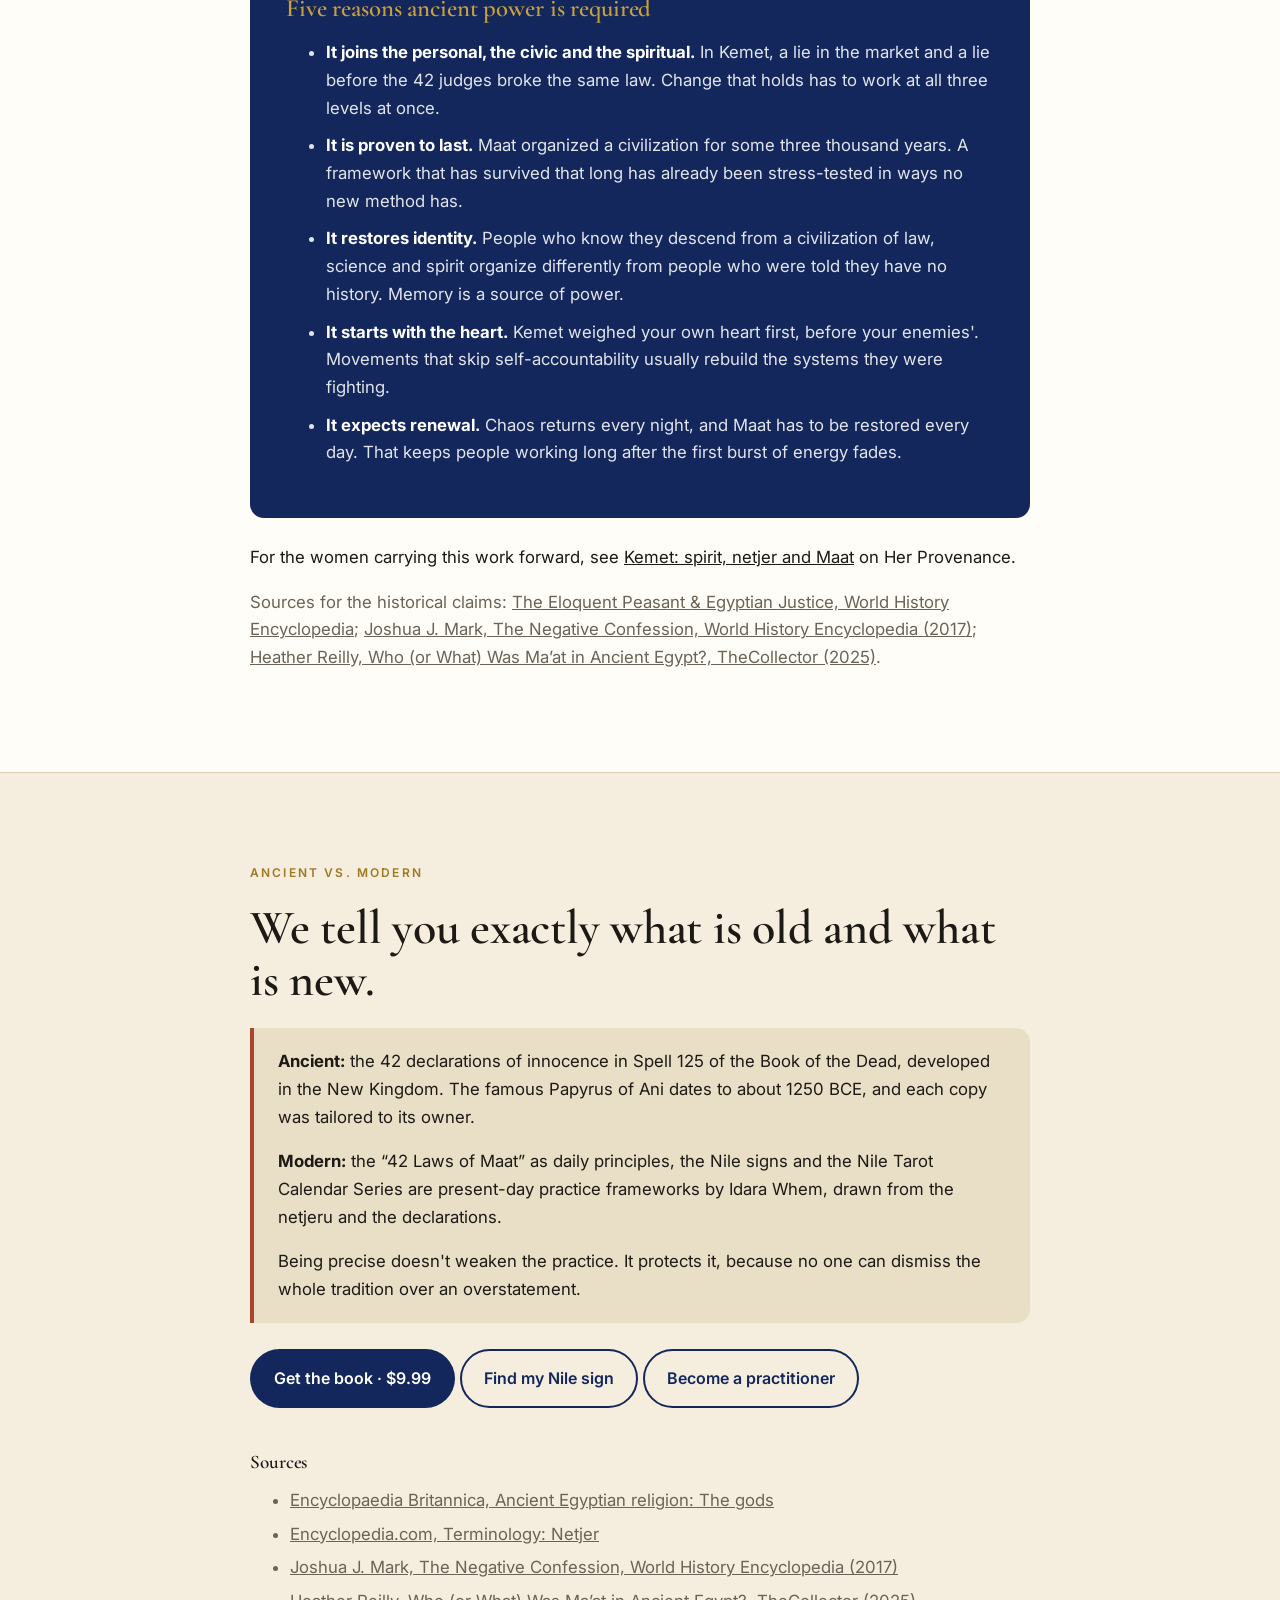
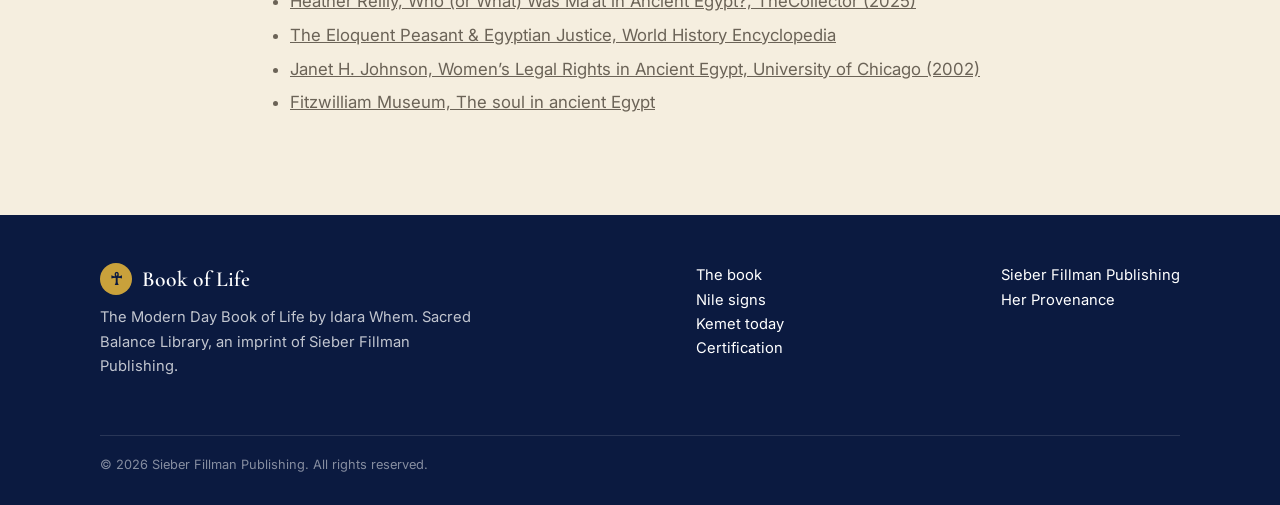
<file: kemet/index.html>
<!doctype html>
<html lang="en">
<head>
<meta charset="utf-8">
<meta name="viewport" content="width=device-width,initial-scale=1">
<title>Kemet, then and now: Maat for the modern world | The Modern Day Book of Life</title>
<meta name="description" content="What ancient Kemet really was, what a world run on Maat would look like today, seven Kemetic teachings to use now, and why transformational change needs ancient power.">
<link rel="canonical" href="https://www.tmbol.org/kemet/">
<meta property="og:type" content="book">
<meta property="og:title" content="Kemet, then and now: Maat for the modern world">
<meta property="og:description" content="What ancient Kemet really was, what a world run on Maat would look like today, seven Kemetic teachings to use now, and why transformational change needs ancient power.">
<meta property="og:url" content="https://www.tmbol.org/kemet/">
<meta property="og:image" content="https://www.tmbol.org/assets/og.png">
<meta name="twitter:card" content="summary_large_image">
<meta name="theme-color" content="#13275C">
<link rel="icon" href="/favicon.ico">
<link rel="icon" type="image/png" sizes="32x32" href="/favicon-32x32.png">
<link rel="apple-touch-icon" href="/apple-touch-icon.png">
<link rel="preconnect" href="https://fonts.googleapis.com">
<link rel="preconnect" href="https://fonts.gstatic.com" crossorigin>
<link href="https://fonts.googleapis.com/css2?family=Cormorant+Garamond:wght@500;600&family=Inter:wght@400;500;600&display=swap" rel="stylesheet">
<link rel="stylesheet" href="/assets/styles.css">
</head>
<body>
<a class="skip" href="#main">Skip to content</a>

<header class="site">
  <div class="wrap">
    <a class="logo" href="/" aria-label="The Modern Day Book of Life home"><span class="ankh" aria-hidden="true">☥</span>Book of Life</a>
    <button class="menu-btn" aria-expanded="false" aria-controls="nav">Menu</button>
    <nav class="main" id="nav">
      <a href="/#book">The book</a>
      <a href="/#sign">Your Nile sign</a>
      <a href="/kemet/" aria-current="page">Kemet today</a>
      <a href="/certification/">Certification</a>
      <a href="/#author">Author</a>
      <a class="btn btn-lapis btn-sm" href="https://payhip.com/b/4Yjev" target="_blank" rel="noopener">Get the book · $9.99</a>
    </nav>
  </div>
</header>

<main id="main">
<style>
.k-hero{background:var(--lapis-d);color:#fff;padding:80px 0 70px}
.k-hero .eyebrow{color:var(--gold)}.k-hero h1{color:#fff;max-width:18ch}
.k-hero .lead{color:rgba(255,255,255,.84);font-size:1.15rem;max-width:60ch}
.k-toc{display:flex;flex-wrap:wrap;gap:8px;margin-top:26px}
.k-toc a{font:500 .85rem var(--sans);color:#fff;text-decoration:none;border:1px solid rgba(255,255,255,.35);border-radius:99px;padding:6px 14px}
.k-toc a:hover{background:rgba(255,255,255,.1)}
.prose{max-width:820px}.prose p,.prose li{font-size:1.05rem}
.prose h2{margin-top:.2em}
.k-grid{display:grid;grid-template-columns:repeat(3,minmax(0,1fr));gap:16px;margin:24px 0}
.k-grid .card h3{font-size:1.35rem}.k-grid .card p{margin:0;font-size:.98rem}
.k-grid .card .tag{display:inline-block;font:600 .7rem var(--sans);letter-spacing:.14em;text-transform:uppercase;color:var(--ochre);margin-bottom:8px}
.vs{display:grid;grid-template-columns:1fr 1fr;gap:0;border:1px solid var(--line);border-radius:var(--r);overflow:hidden;margin:22px 0;background:var(--white)}
.vs>div{padding:16px 20px;border-bottom:1px solid var(--line)}
.vs>div:nth-child(odd){border-right:1px solid var(--line)}
.vs .h{background:var(--lapis);color:#fff;font:600 .75rem var(--sans);letter-spacing:.16em;text-transform:uppercase}
.vs b{color:var(--lapis)}
.practice{counter-reset:p;display:grid;gap:14px;margin:22px 0;padding:0;list-style:none}
.practice li{counter-increment:p;background:var(--white);border:1px solid var(--line);border-radius:var(--r);padding:18px 20px 18px 68px;position:relative}
.practice li::before{content:counter(p);position:absolute;left:20px;top:16px;width:32px;height:32px;border-radius:50%;background:var(--gold);color:var(--lapis-d);font:700 1rem/32px var(--sans);text-align:center}
.practice b{display:block;font:600 1.3rem var(--serif);color:var(--lapis)}
.practice .from{display:block;font-size:.85rem;color:var(--stone);margin-top:6px}
.why{background:var(--lapis);color:#fff;border-radius:var(--r);padding:34px 36px;margin:26px 0}
.why h3{color:var(--gold)}.why p,.why li{color:rgba(255,255,255,.88)}.why li{margin-bottom:10px}.why b{color:#fff}
.prose .q{font:italic 600 1.7rem/1.3 var(--serif);color:var(--ochre);border-left:3px solid var(--gold);padding-left:18px;margin:20px 0}
.honest{background:var(--papyrus-d);border-left:4px solid var(--ochre);border-radius:0 var(--r) var(--r) 0;padding:20px 24px;margin:20px 0}
.srcs{font-size:.9rem;color:var(--stone)}.srcs li{margin-bottom:6px}
.src{font-size:.85rem;color:var(--stone)}
@media(max-width:900px){.k-grid{grid-template-columns:1fr}}
@media(max-width:600px){.vs{grid-template-columns:1fr}.vs>div:nth-child(odd){border-right:0}.vs .h:nth-child(2){display:none}.vs>div:nth-child(even):not(.h){background:var(--papyrus);}.vs>div:nth-child(even):not(.h)::before{content:"Today";display:block;font:600 .7rem var(--sans);letter-spacing:.14em;text-transform:uppercase;color:var(--ochre);margin-bottom:4px}.why{padding:24px 20px}.practice li{padding-left:60px}}
</style>

<section class="k-hero">
  <div class="wrap">
    <span class="eyebrow">Kemet, then and now</span>
    <h1>The oldest ethical code on record was never meant for a museum.</h1>
    <p class="lead">Kemet held together for three thousand years on one principle: Maat, meaning truth, balance, order and justice. Here is what that world really was, what it would look like today, how to use its own teachings now, and why lasting change needs ancient power.</p>
    <div class="k-toc"><a href="#then">Kemet then</a><a href="#today">Kemet today</a><a href="#practice">Seven teachings to use now</a><a href="#why">Why ancient power</a><a href="#honest">Ancient vs. modern</a></div>
  </div>
</section>
<div class="band-border" aria-hidden="true"></div>

<section id="then">
  <div class="wrap prose">
    <span class="eyebrow">Kemet then</span>
    <h2>One principle ran the sky, the state and the soul.</h2>
    <p>Maat was not one virtue among many. It was the rightness of things: truth, balance, harmony, law, morality and justice together, personified as a goddess with an ostrich feather. Each night the sun god and the other gods had to defeat the serpent Apophis so that order would hold, so order was never won once and kept. The king's first duty was to protect Maat; Sneferu took the title &ldquo;Possessor of Maat&rdquo;.</p>
    <p>The same law reached past death. In Spell 125 of the Book of the Dead, the deceased faces 42 judges, one for each of Egypt's 42 districts, declares innocence of 42 wrongs, and has the heart weighed against the feather of Maat. The court of the afterlife was drawn on the map of the living country.</p>
    <p>The divine world was just as layered. <i>Netjer</i>, usually translated &ldquo;god&rdquo;, was a status created by ritual and sustained by offerings, held by gods, the king, sacred animals and the honored dead. Some two thousand deities were worshiped over Egypt's history, joined, renamed and combined as eras changed.</p>
    <p class="src">Sources: <a href="https://www.thecollector.com/who-what-was-maat-ancient-egypt/" target="_blank" rel="noopener">Heather Reilly, Who (or What) Was Ma’at in Ancient Egypt?, TheCollector (2025)</a>; <a href="https://www.worldhistory.org/The_Negative_Confession/" target="_blank" rel="noopener">Joshua J. Mark, The Negative Confession, World History Encyclopedia (2017)</a>; <a href="https://www.encyclopedia.com/history/news-wires-white-papers-and-books/terminology-netjer" target="_blank" rel="noopener">Encyclopedia.com, Terminology: Netjer</a>; <a href="https://www.britannica.com/topic/ancient-Egyptian-religion/The-Gods" target="_blank" rel="noopener">Encyclopaedia Britannica, Ancient Egyptian religion: The gods</a>.</p>
  </div>
</section>

<section class="alt" id="today">
  <div class="wrap">
    <div class="section-head">
      <span class="eyebrow">Kemet today</span>
      <h2>If Maat ran a modern city.</h2>
      <p class="muted">A thought exercise built only on what the Kemetic sources actually teach.</p>
    </div>
    <div class="vs">
      <div class="h">What Kemet taught</div><div class="h">What it would look like today</div>
      <div><b>The ruler is the &ldquo;Possessor of Maat&rdquo;.</b> Authority exists to keep order and justice.</div><div>Leaders are judged on whether they kept things fair and balanced, not only on growth or votes. Office is a duty, not a prize.</div>
      <div><b>The Eloquent Peasant</b> is heard nine times until the king rules for him against a powerful landowner.</div><div>Courts and complaint systems where a poor person's record carries the same weight as a rich one's, and where persistence and documentation win.</div>
      <div><b>Women owned property, signed contracts, sued and divorced</b> in their own names.</div><div>Women's legal and economic standing is equal by design, not a fight renewed every generation.</div>
      <div><b>The heart is weighed</b>, not the purse.</div><div>Character is the measure. Wealth gained by deceit is a debt, not a credential.</div>
      <div><b>42 districts, 42 judges.</b> Every region has a voice in judgment.</div><div>Accountability is local and named: you answer to the community you live in.</div>
      <div><b>The dead are named and fed.</b> Memory is a duty.</div><div>History, ancestry and credit are protected. Erasing someone's name or work is a recognized harm.</div>
    </div>
    <p class="src">Sources: <a href="https://www.thecollector.com/who-what-was-maat-ancient-egypt/" target="_blank" rel="noopener">Heather Reilly, Who (or What) Was Ma’at in Ancient Egypt?, TheCollector (2025)</a>; <a href="https://www.worldhistory.org/article/1127/the-eloquent-peasant--egyptian-justice/" target="_blank" rel="noopener">The Eloquent Peasant &amp; Egyptian Justice, World History Encyclopedia</a>; <a href="https://fathom.lib.uchicago.edu/1/777777190170" target="_blank" rel="noopener">Janet H. Johnson, Women’s Legal Rights in Ancient Egypt, University of Chicago (2002)</a>; <a href="https://www.worldhistory.org/The_Negative_Confession/" target="_blank" rel="noopener">Joshua J. Mark, The Negative Confession, World History Encyclopedia (2017)</a>.</p>
  </div>
</section>

<section id="practice">
  <div class="wrap prose">
    <span class="eyebrow">Their own teachings, used now</span>
    <h2>Seven Kemetic teachings for modern life.</h2>
    <p>Each one comes straight from the sources above, then becomes a habit you can start today. The Modern Day Book of Life turns them into a full daily practice.</p>
    <ol class="practice">
      <li><b>Declare one law each morning.</b>Pick one of the 42 declarations, such as &ldquo;I have not uttered lies&rdquo;, and hold to it until night. <span class="from">From: the declarations of innocence, Spell 125</span></li>
      <li><b>Weigh your heart each night.</b>Before sleep, ask whether today's choices would balance against the feather. Write down one thing to set right tomorrow. <span class="from">From: the weighing of the heart</span></li>
      <li><b>Defeat chaos daily.</b>Order isn't a one-time win. Set a routine that clears the day's disorder, because even the sun fought Apophis every night. <span class="from">From: Ra and Apophis</span></li>
      <li><b>Petition like the peasant.</b>When you're wronged, document it and keep returning with the record. Persistence plus evidence is how he won. <span class="from">From: The Eloquent Peasant</span></li>
      <li><b>Keep the names alive.</b>Speak your ancestors' names. Credit people by name. Keep your own name on your work. <span class="from">From: offerings to the ka and akh; the power of the name</span></li>
      <li><b>Tailor your declarations honestly.</b>The ancient copies changed from person to person, and no one claimed what they couldn't truthfully say. Make your practice yours, and make it true. <span class="from">From: variation between Book of the Dead copies</span></li>
      <li><b>Integrate without losing the core.</b>Kemet combined gods and names over centuries and still kept Maat at the center. Draw from other wisdom, but keep one unshakable spine. <span class="from">From: syncretism, such as Amun-Re</span></li>
    </ol>
    <p class="src">Sources: <a href="https://www.worldhistory.org/The_Negative_Confession/" target="_blank" rel="noopener">Joshua J. Mark, The Negative Confession, World History Encyclopedia (2017)</a>; <a href="https://www.thecollector.com/who-what-was-maat-ancient-egypt/" target="_blank" rel="noopener">Heather Reilly, Who (or What) Was Ma’at in Ancient Egypt?, TheCollector (2025)</a>; <a href="https://www.worldhistory.org/article/1127/the-eloquent-peasant--egyptian-justice/" target="_blank" rel="noopener">The Eloquent Peasant &amp; Egyptian Justice, World History Encyclopedia</a>; <a href="https://book-of-the-dead.fitzmuseum.cam.ac.uk/explore/book-of-the-dead/the-soul-in-ancient-egypt" target="_blank" rel="noopener">Fitzwilliam Museum, The soul in ancient Egypt</a>; <a href="https://www.britannica.com/topic/ancient-Egyptian-religion/The-Gods" target="_blank" rel="noopener">Encyclopaedia Britannica, Ancient Egyptian religion: The gods</a>.</p>
  </div>
</section>

<section class="alt" id="why">
  <div class="wrap prose">
    <span class="eyebrow">Why ancient power</span>
    <h2>Transformation needs roots deeper than this year's trend.</h2>
    <p class="q">&ldquo;Doing justice is breath for the nose.&rdquo;</p>
    <p>Most modern change efforts pick one lane. Policy without personal accountability gets gamed. Self-improvement without justice turns into a private hobby. Kemet refused that split, and that is where its power comes from. This is the Sacred Balance Library's view:</p>
    <div class="why">
      <h3>Five reasons ancient power is required</h3>
      <ul>
        <li><b>It joins the personal, the civic and the spiritual.</b> In Kemet, a lie in the market and a lie before the 42 judges broke the same law. Change that holds has to work at all three levels at once.</li>
        <li><b>It is proven to last.</b> Maat organized a civilization for some three thousand years. A framework that has survived that long has already been stress-tested in ways no new method has.</li>
        <li><b>It restores identity.</b> People who know they descend from a civilization of law, science and spirit organize differently from people who were told they have no history. Memory is a source of power.</li>
        <li><b>It starts with the heart.</b> Kemet weighed your own heart first, before your enemies'. Movements that skip self-accountability usually rebuild the systems they were fighting.</li>
        <li><b>It expects renewal.</b> Chaos returns every night, and Maat has to be restored every day. That keeps people working long after the first burst of energy fades.</li>
      </ul>
    </div>
    <p>For the women carrying this work forward, see <a href="https://www.herprovenance.com/kemet/">Kemet: spirit, netjer and Maat</a> on Her Provenance.</p>
    <p class="src">Sources for the historical claims: <a href="https://www.worldhistory.org/article/1127/the-eloquent-peasant--egyptian-justice/" target="_blank" rel="noopener">The Eloquent Peasant &amp; Egyptian Justice, World History Encyclopedia</a>; <a href="https://www.worldhistory.org/The_Negative_Confession/" target="_blank" rel="noopener">Joshua J. Mark, The Negative Confession, World History Encyclopedia (2017)</a>; <a href="https://www.thecollector.com/who-what-was-maat-ancient-egypt/" target="_blank" rel="noopener">Heather Reilly, Who (or What) Was Ma’at in Ancient Egypt?, TheCollector (2025)</a>.</p>
  </div>
</section>

<section id="honest">
  <div class="wrap prose">
    <span class="eyebrow">Ancient vs. modern</span>
    <h2>We tell you exactly what is old and what is new.</h2>
    <div class="honest">
      <p><b>Ancient:</b> the 42 declarations of innocence in Spell 125 of the Book of the Dead, developed in the New Kingdom. The famous Papyrus of Ani dates to about 1250 BCE, and each copy was tailored to its owner.</p>
      <p><b>Modern:</b> the &ldquo;42 Laws of Maat&rdquo; as daily principles, the Nile signs and the Nile Tarot Calendar Series are present-day practice frameworks by Idara Whem, drawn from the netjeru and the declarations.</p>
      <p style="margin:0">Being precise doesn't weaken the practice. It protects it, because no one can dismiss the whole tradition over an overstatement.</p>
    </div>
    <div class="ctas" style="margin-top:26px">
      <a class="btn btn-lapis" href="https://payhip.com/b/4Yjev" target="_blank" rel="noopener">Get the book · $9.99</a>
      <a class="btn btn-ghost" href="/#sign">Find my Nile sign</a>
      <a class="btn btn-ghost" href="/certification/">Become a practitioner</a>
    </div>
    <h3 style="margin-top:44px;font-size:1.2rem">Sources</h3>
    <ul class="srcs"><li><a href="https://www.britannica.com/topic/ancient-Egyptian-religion/The-Gods" target="_blank" rel="noopener">Encyclopaedia Britannica, Ancient Egyptian religion: The gods</a></li><li><a href="https://www.encyclopedia.com/history/news-wires-white-papers-and-books/terminology-netjer" target="_blank" rel="noopener">Encyclopedia.com, Terminology: Netjer</a></li><li><a href="https://www.worldhistory.org/The_Negative_Confession/" target="_blank" rel="noopener">Joshua J. Mark, The Negative Confession, World History Encyclopedia (2017)</a></li><li><a href="https://www.thecollector.com/who-what-was-maat-ancient-egypt/" target="_blank" rel="noopener">Heather Reilly, Who (or What) Was Ma’at in Ancient Egypt?, TheCollector (2025)</a></li><li><a href="https://www.worldhistory.org/article/1127/the-eloquent-peasant--egyptian-justice/" target="_blank" rel="noopener">The Eloquent Peasant &amp; Egyptian Justice, World History Encyclopedia</a></li><li><a href="https://fathom.lib.uchicago.edu/1/777777190170" target="_blank" rel="noopener">Janet H. Johnson, Women’s Legal Rights in Ancient Egypt, University of Chicago (2002)</a></li><li><a href="https://book-of-the-dead.fitzmuseum.cam.ac.uk/explore/book-of-the-dead/the-soul-in-ancient-egypt" target="_blank" rel="noopener">Fitzwilliam Museum, The soul in ancient Egypt</a></li></ul>
  </div>
</section>
</main>

<footer class="site">
  <div class="wrap">
    <div>
      <a class="logo" href="/" style="color:#fff"><span class="ankh" style="background:var(--gold);color:var(--lapis-d)">☥</span>Book of Life</a>
      <p style="margin-top:10px;max-width:42ch">The Modern Day Book of Life by Idara Whem. Sacred Balance Library, an imprint of Sieber Fillman Publishing.</p>
    </div>
    <div><p><a href="/#book">The book</a><br><a href="/#sign">Nile signs</a><br><a href="/kemet/">Kemet today</a><br><a href="/certification/">Certification</a></p></div>
    <div><p><a href="https://www.sieberfillmanpublishing.com/">Sieber Fillman Publishing</a><br><a href="https://www.herprovenance.com/">Her Provenance</a></p></div>
    <div class="fine">© <span class="yr">2026</span> Sieber Fillman Publishing. All rights reserved.</div>
  </div>
</footer>

<script src="/assets/signs.js"></script>
<script src="/assets/site.js" defer></script>
</body>
</html>
</file>
<file: assets/styles.css>
/* TMBOL — Egyptian pigment palette: lapis, gold leaf, papyrus, red ochre */
:root{
  --lapis:#13275C;--lapis-d:#0B1A40;--lapis-l:#2B4590;
  --gold:#C9A13B;--gold-d:#9E7A22;--gold-l:#F2E3B6;
  --papyrus:#F5EEDF;--papyrus-d:#E9DEC6;--ochre:#A8452C;
  --ink:#1D1A16;--stone:#6B6357;--line:#DCCFB4;--white:#FFFDF8;
  --serif:"Cormorant Garamond",Georgia,serif;--sans:"Inter",system-ui,-apple-system,Segoe UI,Roboto,sans-serif;
  --r:14px;--max:1120px;
}
*{box-sizing:border-box}
html{scroll-behavior:smooth}
body{margin:0;background:var(--papyrus);color:var(--ink);font:17px/1.65 var(--sans);-webkit-font-smoothing:antialiased}
a{color:inherit}
img{max-width:100%}
.wrap{max-width:var(--max);margin:0 auto;padding:0 20px}
h1,h2,h3{font-family:var(--serif);font-weight:600;line-height:1.08;margin:0 0 .45em;letter-spacing:-.005em}
h1{font-size:clamp(2.6rem,6vw,4.6rem)}
h2{font-size:clamp(2rem,4vw,3rem)}
h3{font-size:1.55rem}
p{margin:0 0 1em}
.eyebrow{display:inline-block;font:600 .75rem/1 var(--sans);letter-spacing:.18em;text-transform:uppercase;color:var(--gold-d);margin-bottom:14px}
.muted{color:var(--stone)}
.skip{position:absolute;left:-999px}.skip:focus{left:12px;top:12px;background:#fff;padding:8px 12px;z-index:99}
.band-border{height:10px;background:repeating-linear-gradient(90deg,var(--lapis) 0 22px,var(--gold) 22px 28px,var(--ochre) 28px 34px,var(--gold) 34px 40px)}

/* header */
header.site{position:sticky;top:0;z-index:20;background:rgba(245,238,223,.94);backdrop-filter:blur(8px);border-bottom:1px solid var(--line)}
header.site .wrap{display:flex;align-items:center;justify-content:space-between;height:68px;gap:16px}
.logo{display:flex;align-items:center;gap:10px;text-decoration:none;font:600 1.35rem var(--serif);color:var(--lapis)}
.logo .ankh{width:32px;height:32px;border-radius:50%;background:var(--lapis);color:var(--gold);display:grid;place-items:center;font-size:1.05rem}
nav.main{display:flex;gap:24px;align-items:center}
nav.main a{text-decoration:none;font-size:.95rem;color:var(--stone)}
nav.main a:hover,nav.main a[aria-current]{color:var(--lapis)}
nav.main a.btn{color:#fff}
.menu-btn{display:none;background:none;border:1px solid var(--line);border-radius:10px;padding:8px 12px;font:inherit}

/* buttons */
.btn{display:inline-flex;align-items:center;gap:8px;padding:14px 22px;border-radius:999px;font-weight:600;text-decoration:none;border:2px solid transparent;cursor:pointer;font-size:1rem;font-family:var(--sans);transition:transform .15s,background .15s}
.btn:hover{transform:translateY(-1px)}
.btn-gold{background:var(--gold);color:var(--lapis-d)}
.btn-gold:hover{background:#d7b04a}
.btn-lapis{background:var(--lapis);color:#fff}
.btn-ghost{border-color:var(--lapis);color:var(--lapis);background:transparent}
.btn-ghost-light{border-color:rgba(255,255,255,.6);color:#fff;background:transparent}
.btn-sm{padding:9px 16px;font-size:.9rem}

/* hero */
.hero{background:radial-gradient(1200px 500px at 85% 10%,#21397A 0,var(--lapis) 45%,var(--lapis-d) 100%);color:#fff;padding:86px 0 76px;position:relative;overflow:hidden}
.hero:after{content:"";position:absolute;inset:auto -10% -40% auto;width:520px;height:520px;border:1px solid rgba(201,161,59,.25);border-radius:50%;box-shadow:0 0 0 60px rgba(201,161,59,.04),0 0 0 120px rgba(201,161,59,.03)}
.hero .grid{display:grid;grid-template-columns:1.2fr .8fr;gap:48px;align-items:center;position:relative;z-index:1}
.hero .eyebrow{color:var(--gold)}
.hero h1{color:#fff}
.hero .lead{font-size:1.2rem;color:rgba(255,255,255,.82);max-width:40ch}
.hero .ctas{display:flex;gap:12px;flex-wrap:wrap;margin-top:26px}
.pitch{margin-top:30px;padding:16px 18px;border-left:3px solid var(--gold);background:rgba(255,255,255,.06);border-radius:0 var(--r) var(--r) 0;font-size:.98rem;max-width:56ch;color:rgba(255,255,255,.9)}
.pitch b{display:block;font:600 .7rem var(--sans);letter-spacing:.16em;text-transform:uppercase;color:var(--gold);margin-bottom:4px}
.law-card{background:var(--papyrus);color:var(--ink);border-radius:20px;padding:30px;border:1px solid var(--gold);box-shadow:0 30px 60px -30px rgba(0,0,0,.6);text-align:center}
.law-card .eyebrow{color:var(--ochre)}
.law-card .law{font:600 2rem/1.15 var(--serif);color:var(--lapis);margin:8px 0 14px}
.law-card .meta{font-size:.85rem;color:var(--stone)}

/* sections */
section{padding:84px 0}
.alt{background:var(--white);border-top:1px solid var(--line);border-bottom:1px solid var(--line)}
.lapis{background:var(--lapis);color:#fff}
.lapis .eyebrow{color:var(--gold)}
.lapis .muted{color:rgba(255,255,255,.75)}
.lapis h2,.lapis h3{color:#fff}
.section-head{max-width:740px;margin-bottom:44px}
.grid-2{display:grid;grid-template-columns:1fr 1fr;gap:40px;align-items:center}
.grid-3{display:grid;grid-template-columns:repeat(3,1fr);gap:22px}
.grid-4{display:grid;grid-template-columns:repeat(4,1fr);gap:20px}
.card{background:var(--white);border:1px solid var(--line);border-radius:var(--r);padding:26px}
.card .glyph{font:600 1.6rem var(--serif);color:var(--gold-d)}
.lapis .card{background:rgba(255,255,255,.05);border-color:rgba(255,255,255,.14)}

/* path */
.path{counter-reset:p;display:grid;grid-template-columns:repeat(3,1fr);gap:22px}
.path .card{position:relative;padding-top:56px}
.path .card:before{counter-increment:p;content:"Step " counter(p);position:absolute;top:22px;left:26px;font:600 .72rem var(--sans);letter-spacing:.16em;text-transform:uppercase;color:var(--ochre)}
.price{font:600 1.5rem var(--serif);color:var(--lapis)}
.links{display:flex;gap:10px;flex-wrap:wrap;margin-top:14px}

/* book */
.book{aspect-ratio:2/3;max-width:320px;margin:0 auto;border-radius:6px 14px 14px 6px;background:linear-gradient(90deg,#0B1A40 0 6%,#13275C 6% 100%);color:#fff;padding:36px 28px;display:flex;flex-direction:column;justify-content:space-between;box-shadow:18px 24px 40px -18px rgba(11,26,64,.6),inset -2px 0 0 rgba(255,255,255,.08);position:relative}
.book:before{content:"";position:absolute;inset:14px 14px 14px 26px;border:1px solid rgba(201,161,59,.55);border-radius:4px}
.book .t{font:600 2rem/1.05 var(--serif);color:var(--gold);position:relative}
.book .s{font-size:.8rem;letter-spacing:.14em;text-transform:uppercase;position:relative;color:rgba(255,255,255,.75)}
.book .a{font:500 1.1rem var(--serif);position:relative}

/* sign finder */
.finder{display:grid;grid-template-columns:.9fr 1.1fr;gap:28px;background:var(--white);border:1px solid var(--line);border-radius:22px;padding:32px}
.finder label{font-weight:600;font-size:.92rem;display:block;margin-bottom:6px}
.finder .row{display:grid;grid-template-columns:1.4fr 1fr;gap:12px;margin-bottom:16px}
select,input[type=email],input[type=text],input:not([type]),textarea{width:100%;padding:12px 14px;border:1px solid var(--line);border-radius:10px;font:inherit;background:var(--papyrus)}
.reveal{background:var(--lapis);color:#fff;border-radius:16px;padding:28px;min-height:280px;display:flex;flex-direction:column}
.reveal .sym{font-size:2.6rem;color:var(--gold);line-height:1}
.reveal h3{color:#fff;font-size:2.1rem;margin:10px 0 2px}
.reveal .vol{font-size:.8rem;letter-spacing:.14em;text-transform:uppercase;color:var(--gold)}
.reveal p{color:rgba(255,255,255,.86);margin-top:12px}
.reveal .links{margin-top:auto}
.tag{display:inline-block;font-size:.72rem;padding:4px 10px;border-radius:999px;font-weight:600}
.tag.ok{background:var(--gold-l);color:var(--gold-d)}
.tag.soon{background:rgba(168,69,44,.12);color:var(--ochre)}

/* sign table */
.signs{display:grid;grid-template-columns:repeat(auto-fill,minmax(250px,1fr));gap:14px}
.sign{background:var(--white);border:1px solid var(--line);border-radius:14px;padding:18px;display:flex;gap:14px;align-items:flex-start}
.sign .s{width:42px;height:42px;flex:none;border-radius:50%;background:var(--lapis);color:var(--gold);display:grid;place-items:center;font-size:1.1rem}
.sign strong{font-family:var(--serif);font-size:1.25rem;display:block;line-height:1.1}
.sign small{display:block;color:var(--stone);font-size:.82rem;margin:2px 0 6px}
.sign a{font-size:.85rem;font-weight:600;color:var(--lapis)}

/* certification */
.level{background:var(--white);border:1px solid var(--line);border-radius:18px;padding:28px;display:flex;flex-direction:column}
.level .lv{font:600 .72rem var(--sans);letter-spacing:.16em;text-transform:uppercase;color:var(--ochre)}
.level ul{padding-left:18px;margin:6px 0 16px}
.level li{margin-bottom:4px}
.level .links{margin-top:auto}
.bundle{margin-top:22px;background:var(--gold-l);border:1px solid var(--gold);border-radius:18px;padding:26px 28px;display:flex;justify-content:space-between;align-items:center;gap:20px;flex-wrap:wrap}
.bundle strong{font:600 1.6rem var(--serif);color:var(--lapis)}
.table{width:100%;border-collapse:collapse;background:var(--white);border:1px solid var(--line);border-radius:var(--r);overflow:hidden}
.table th,.table td{padding:14px 16px;text-align:left;border-bottom:1px solid var(--line);vertical-align:top;font-size:.96rem}
.table th{background:var(--lapis);color:#fff}

/* personas */
.persona h3{font-size:1.35rem}

/* form */
.form{display:grid;grid-template-columns:1fr 1fr;gap:16px;background:var(--white);border:1px solid var(--line);border-radius:22px;padding:30px}
.form .full{grid-column:1/-1}
.form label{font-weight:600;font-size:.9rem;display:block;margin-bottom:6px}

details{border-bottom:1px solid var(--line);padding:18px 0}
summary{font-weight:600;cursor:pointer;font-size:1.05rem;list-style:none;display:flex;justify-content:space-between;gap:12px}
summary:after{content:"+";color:var(--gold-d);font-size:1.4rem;line-height:1}
details[open] summary:after{content:"–"}
details p{margin:12px 0 0;color:var(--stone)}

footer.site{background:var(--lapis-d);color:rgba(255,255,255,.75);padding:48px 0 30px;font-size:.92rem}
footer.site .wrap{display:flex;justify-content:space-between;gap:24px;flex-wrap:wrap}
footer.site a{color:#fff;text-decoration:none}
footer.site .fine{width:100%;border-top:1px solid rgba(255,255,255,.12);padding-top:18px;margin-top:18px;font-size:.8rem;color:rgba(255,255,255,.5)}

section[id]{scroll-margin-top:72px}
@media (max-width:900px){
  .hero .grid,.grid-2,.finder,.form{grid-template-columns:1fr}
  .grid-3,.path{grid-template-columns:1fr}
  .grid-4{grid-template-columns:1fr 1fr}
  nav.main{display:none;position:absolute;top:68px;left:0;right:0;background:var(--papyrus);flex-direction:column;padding:20px;border-bottom:1px solid var(--line)}
  nav.main.open{display:flex}
  .menu-btn{display:block}
  section{padding:60px 0}
  .table thead{display:none}
  .table,.table tbody,.table tr,.table td{display:block;width:100%}
  .table tr{border-bottom:1px solid var(--line);padding:10px 0}
  .table td{border:0;padding:4px 16px}
}
@media (max-width:520px){.grid-4{grid-template-columns:1fr}.hero{padding:52px 0}.finder .row{grid-template-columns:1fr 1fr}}
@media (prefers-reduced-motion:reduce){*{transition:none!important;scroll-behavior:auto!important}}
</file>
